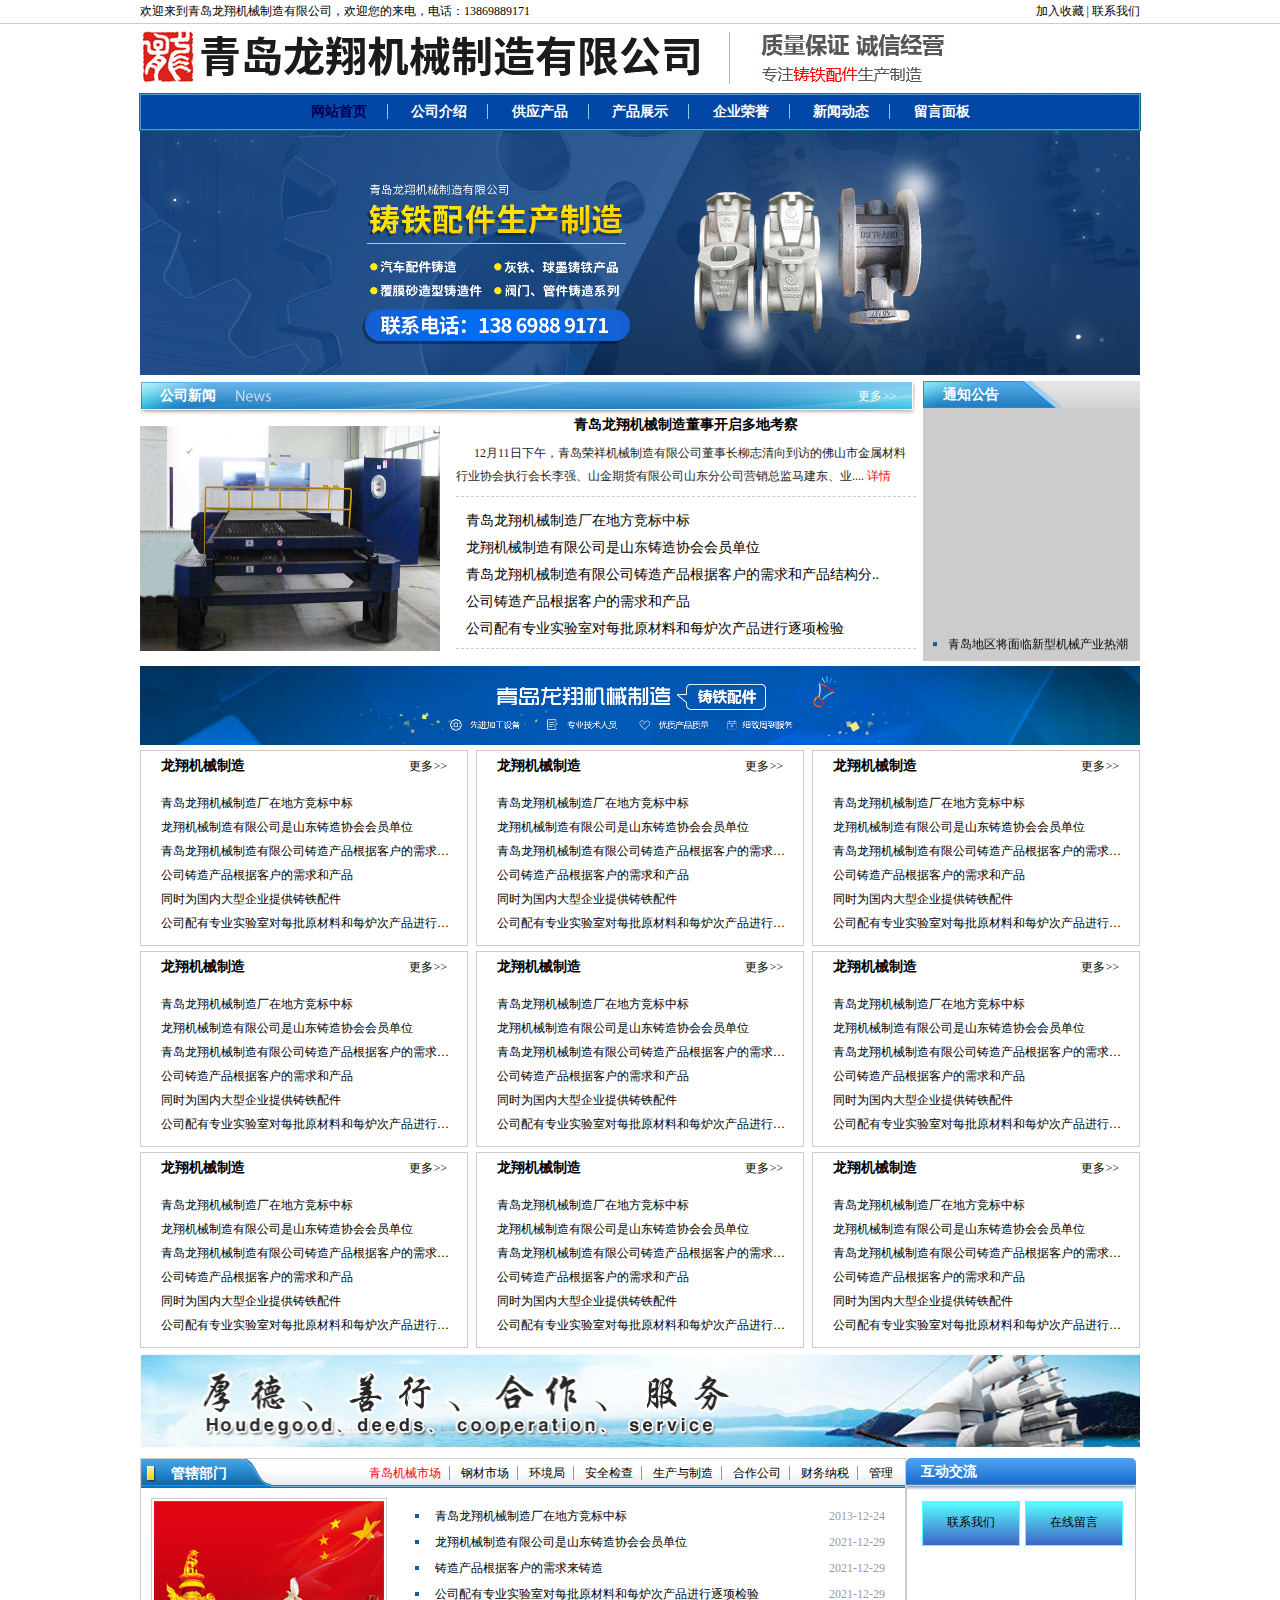
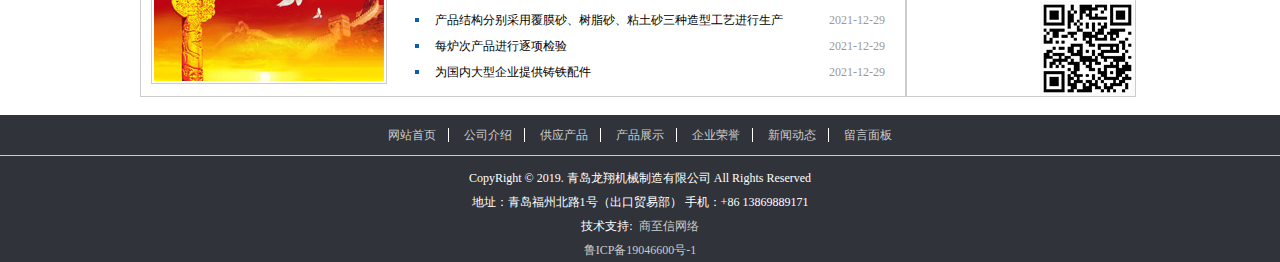
<file: 企业/js/index.html>
<!DOCTYPE html>
<html>
	<head>
		<meta charset="utf-8" />
		<title>青岛龙翔机械制造有限公司</title>
		<link rel="stylesheet" type="text/css" href="../css/index.css" />
	</head>
	<body>
		<header>
			<div class="head-top">
				<div class="timer">
					<span>欢迎来到青岛龙翔机械制造有限公司，欢迎您的来电，电话：13869889171</span>
					<div class="top-a">
						<a href="#">加入收藏</a>&nbsp;|
						<a href="#">联系我们</a>
					</div>
				</div>
			</div>
			<div class="logo ">
				<img src="../img/logo.jpg">
			</div>
			<div class="nav">
				<ul>
					<li id="web"><a href="index.html">网站首页</a></li>
					<li id="about"><a href="company.html">公司介绍</a></li>
					<li><a href="#">供应产品</a></li>
					<li><a href="show.html">产品展示</a></li>
					<li><a href="#">企业荣誉</a></li>
					<li><a href="#">新闻动态</a></li>
					<li style="border-right: none;"><a href="name.html">留言面板</a></li>
				</ul>
			</div>
			<div class="banner">
				<a href="#"><img class="banneres" src="../img/banner1.jpg"></a>
				<a href="#"><img class="banneres none" src="../img/banner2.jpg"></a>
				<a href="#"><img class="banneres none" src="../img/banner3.jpg"></a>
			</div>
			<script src="../css/banners.js"></script>
		</header>
		<tbody>
			<div class="backtop" id="backtop" onclick="Top()"><img src="../img/顶部.png"></div>
			<script src="../css/backtop.js"></script>
			<div class="main">
				<div class="news">
					<h2>公司新闻<div class="more"><a href="#">更多>></a></div>
					</h2>
					<div id="lunbo">
						<ul>
							<li><a href="#"><img src="../img/lb1.jpg"></a></li>
							<li><a href="#"><img src="../img/lb2.jpg"></a></li>
							<li><a href="#"><img src="../img/lb3.jpg"></a></li>
						</ul>
						<script src="../css/lunbos.js"></script>
					</div>
					<div class="center-new">
						<div class="center-new-top">
							<h3>青岛龙翔机械制造董事开启多地考察</h3>
							<p>&nbsp;&nbsp;&nbsp;&nbsp;&nbsp;&nbsp;12月11日下午，青岛荣祥机械制造有限公司董事长柳志清向到访的佛山市金属材料行业协会执行会长李强、山金期货有限公司山东分公司营销总监马建东、业....
								<a href="#">详情</a>
							</p>
						</div>
						<div class="center-main">
							<ul>
								<li><a href="#">青岛龙翔机械制造厂在地方竞标中标</a></li>
								<li><a href="#">龙翔机械制造有限公司是山东铸造协会会员单位</a></li>
								<li><a href="#">青岛龙翔机械制造有限公司铸造产品根据客户的需求和产品结构分..</a></li>
								<li><a href="#">公司铸造产品根据客户的需求和产品</a></li>
								<li><a href="#">公司配有专业实验室对每批原材料和每炉次产品进行逐项检验</a></li>
							</ul>
						</div>
					</div>
				</div>
				<div class="gundong">
					<h2><a href="#">通知公告</a></h2>
					<ul>
						<marquee onmousemove="this.stop()" onmouseout="this.start()" scrollamount="3" direction="up">
							<li><a href="#">青岛地区将面临新型机械产业热潮</a></li>
							<li><a href="#">"龙翔"商标被人恶意注册 </a></li>
							<li><a href="#">公司大型植保机首次出口非洲 </a></li>
							<li><a href="#">主要加工设备有：东芝大型立车、丰田卧式加工中心 </a></li>
							<li><a href="#">大型机械加工在进行生产的过程中主要是指从原材料制成产品的全部过程</a></li>
							<li><a href="#">龙翔机械制造厂主要以承接中大型机械零部件加工为主</a></li>
						</marquee>
					</ul>
				</div>
				<div class="blank"></div>
				<div class="add1">
					<img src="../img/ad1.jpg">
				</div>
				<div class="blank"></div>
				<div class="journalism">
					<div class="journalismes ">
						<h3><span><a href="#" class="more">更多>></a></span>龙翔机械制造</h3>
						<ul>
							<li><a href="#">青岛龙翔机械制造厂在地方竞标中标</a></li>
							<li><a href="#">龙翔机械制造有限公司是山东铸造协会会员单位</a></li>
							<li><a href="#">青岛龙翔机械制造有限公司铸造产品根据客户的需求和产品结构分别采用覆膜砂</a></li>
							<li><a href="#">公司铸造产品根据客户的需求和产品</a></li>
							<li><a href="#">同时为国内大型企业提供铸铁配件</a></li>
							<li><a href="#">公司配有专业实验室对每批原材料和每炉次产品进行逐项检验</a></li>
						</ul>
					</div>
					<div class="journalismes centers">
						<h3><span><a href="#" class="more">更多>></a></span>龙翔机械制造</h3>
						<ul>
							<li><a href="#">青岛龙翔机械制造厂在地方竞标中标</a></li>
							<li><a href="#">龙翔机械制造有限公司是山东铸造协会会员单位</a></li>
							<li><a href="#">青岛龙翔机械制造有限公司铸造产品根据客户的需求和产品结构分别采用覆膜砂</a></li>
							<li><a href="#">公司铸造产品根据客户的需求和产品</a></li>
							<li><a href="#">同时为国内大型企业提供铸铁配件</a></li>
							<li><a href="#">公司配有专业实验室对每批原材料和每炉次产品进行逐项检验</a></li>
						</ul>
					</div>
					<div class="journalismes">
						<h3><span><a href="#" class="more">更多>></a></span>龙翔机械制造</h3>
						<ul>
							<li><a href="#">青岛龙翔机械制造厂在地方竞标中标</a></li>
							<li><a href="#">龙翔机械制造有限公司是山东铸造协会会员单位</a></li>
							<li><a href="#">青岛龙翔机械制造有限公司铸造产品根据客户的需求和产品结构分别采用覆膜砂</a></li>
							<li><a href="#">公司铸造产品根据客户的需求和产品</a></li>
							<li><a href="#">同时为国内大型企业提供铸铁配件</a></li>
							<li><a href="#">公司配有专业实验室对每批原材料和每炉次产品进行逐项检验</a></li>
						</ul>
					</div>
				</div>
				<div class="blank"></div>
				<div class="journalism">
					<div class="journalismes">
						<h3><span><a href="#" class="more">更多>></a></span>龙翔机械制造</h3>
						<ul>
							<li><a href="#">青岛龙翔机械制造厂在地方竞标中标</a></li>
							<li><a href="#">龙翔机械制造有限公司是山东铸造协会会员单位</a></li>
							<li><a href="#">青岛龙翔机械制造有限公司铸造产品根据客户的需求和产品结构分别采用覆膜砂</a></li>
							<li><a href="#">公司铸造产品根据客户的需求和产品</a></li>
							<li><a href="#">同时为国内大型企业提供铸铁配件</a></li>
							<li><a href="#">公司配有专业实验室对每批原材料和每炉次产品进行逐项检验</a></li>
						</ul>
					</div>
					<div class="journalismes centers">
						<h3><span><a href="#" class="more">更多>></a></span>龙翔机械制造</h3>
						<ul>
							<li><a href="#">青岛龙翔机械制造厂在地方竞标中标</a></li>
							<li><a href="#">龙翔机械制造有限公司是山东铸造协会会员单位</a></li>
							<li><a href="#">青岛龙翔机械制造有限公司铸造产品根据客户的需求和产品结构分别采用覆膜砂</a></li>
							<li><a href="#">公司铸造产品根据客户的需求和产品</a></li>
							<li><a href="#">同时为国内大型企业提供铸铁配件</a></li>
							<li><a href="#">公司配有专业实验室对每批原材料和每炉次产品进行逐项检验</a></li>
						</ul>
					</div>
					<div class="journalismes ">
						<h3><span><a href="#" class="more">更多>></a></span>龙翔机械制造</h3>
						<ul>
							<li><a href="#">青岛龙翔机械制造厂在地方竞标中标</a></li>
							<li><a href="#">龙翔机械制造有限公司是山东铸造协会会员单位</a></li>
							<li><a href="#">青岛龙翔机械制造有限公司铸造产品根据客户的需求和产品结构分别采用覆膜砂</a></li>
							<li><a href="#">公司铸造产品根据客户的需求和产品</a></li>
							<li><a href="#">同时为国内大型企业提供铸铁配件</a></li>
							<li><a href="#">公司配有专业实验室对每批原材料和每炉次产品进行逐项检验</a></li>
						</ul>
					</div>
				</div>
				<div class="blank"></div>
				<div class="journalism">
					<div class="journalismes ">
						<h3><span><a href="#" class="more">更多>></a></span>龙翔机械制造</h3>
						<ul>
							<li><a href="#">青岛龙翔机械制造厂在地方竞标中标</a></li>
							<li><a href="#">龙翔机械制造有限公司是山东铸造协会会员单位</a></li>
							<li><a href="#">青岛龙翔机械制造有限公司铸造产品根据客户的需求和产品结构分别采用覆膜砂</a></li>
							<li><a href="#">公司铸造产品根据客户的需求和产品</a></li>
							<li><a href="#">同时为国内大型企业提供铸铁配件</a></li>
							<li><a href="#">公司配有专业实验室对每批原材料和每炉次产品进行逐项检验</a></li>
					</div>
					<div class="journalismes centers">
						<h3><span><a href="#" class="more">更多>></a></span>龙翔机械制造</h3>
						<ul>
							<li><a href="#">青岛龙翔机械制造厂在地方竞标中标</a></li>
							<li><a href="#">龙翔机械制造有限公司是山东铸造协会会员单位</a></li>
							<li><a href="#">青岛龙翔机械制造有限公司铸造产品根据客户的需求和产品结构分别采用覆膜砂</a></li>
							<li><a href="#">公司铸造产品根据客户的需求和产品</a></li>
							<li><a href="#">同时为国内大型企业提供铸铁配件</a></li>
							<li><a href="#">公司配有专业实验室对每批原材料和每炉次产品进行逐项检验</a></li>
						</ul>
					</div>
					<div class="journalismes right">
						<h3><span><a href="#" class="more">更多>></a></span>龙翔机械制造</h3>
						<ul>
							<li><a href="#">青岛龙翔机械制造厂在地方竞标中标</a></li>
							<li><a href="#">龙翔机械制造有限公司是山东铸造协会会员单位</a></li>
							<li><a href="#">青岛龙翔机械制造有限公司铸造产品根据客户的需求和产品结构分别采用覆膜砂</a></li>
							<li><a href="#">公司铸造产品根据客户的需求和产品</a></li>
							<li><a href="#">同时为国内大型企业提供铸铁配件</a></li>
							<li><a href="#">公司配有专业实验室对每批原材料和每炉次产品进行逐项检验</a></li>
						</ul>
					</div>
				</div>
				<div class="blank"></div>
				<div class="add2"><img src="../img/ad2.jpg"></div>
				<div class=" blank"></div>
				<div class="bottom">
					<div class="bottom-main">
						<div class="bottom-nav">
							<h3>管辖部门</h3>
							<ul>
								<li class="current"><a href="#">青岛机械市场</a></li>
								<li><a href="#">钢材市场</a></li>
								<li><a href="#">环境局</a></li>
								<li><a href="#">安全检查</a></li>
								<li><a href="#">生产与制造</a></li>
								<li><a href="#">合作公司</a></li>
								<li><a href="#">财务纳税</a></li>
								<li style="border-right: none;"><a href="#">管理</a></li>
							</ul>
						</div>
						<div class="content">
							<ul>
								<div class="content-img"> <img src="../img/newspic1.jpg"> </div>
								<div class="content-news">
									<ul>
										<li><a href="#">青岛龙翔机械制造厂在地方竞标中标</a><span>2013-12-24</span></li>
										<li><a href="#"><span>2021-12-29</span>龙翔机械制造有限公司是山东铸造协会会员单位</a></li>
										<li><a href="#"><span>2021-12-29</span>铸造产品根据客户的需求来铸造</a></li>
										<li><a href="#"><span>2021-12-29</span>公司配有专业实验室对每批原材料和每炉次产品进行逐项检验</a></li>
										<li><a href="#"><span>2021-12-29</span>产品结构分别采用覆膜砂、树脂砂、粘土砂三种造型工艺进行生产</a></li>
										<li><a href="#"><span>2021-12-29</span>每炉次产品进行逐项检验</a></li>
										<li><a href="#"><span>2021-12-29</span>为国内大型企业提供铸铁配件</a></li>
									</ul>
								</div>
							</ul>
						</div>
					</div>
					<div class="bottom-right">
						<h3>互动交流</h3>
						<ul>
							<li><a href="#">联系我们</a></li>
							<li><a href="#">在线留言</a></li>
						</ul>
					</div>
				</div>
				<div class="blank"></div>
			</div>
		</tbody>
		<tfoot>
			<div class="fotter">
				<div class="foot-nav">
					<ul>
						<li><a href="index.html">网站首页</a></li>
						<li><a href="company.html">公司介绍</a></li>
						<li><a href="#">供应产品</a></li>
						<li><a href="show.html">产品展示</a></li>
						<li><a href="#">企业荣誉</a></li>
						<li><a href="#">新闻动态</a></li>
						<li style="border-right: none;"><a href="name.html">留言面板</a></li>
					</ul>
				</div>
				<div class="foot-content">
					<div class="foot-font">
						<p>CopyRight © 2019. 青岛龙翔机械制造有限公司 All Rights Reserved </p>
						<p>地址：青岛福州北路1号（出口贸易部） 手机：+86 13869889171</p>
						<p>技术支持:<a href="#"> &nbsp;商至信网络</a></p>
						<p><a href="#">鲁ICP备19046600号-1</a></p>
					</div>
				</div>
			</div>
		</tfoot>
	</body>
</html>
</file>
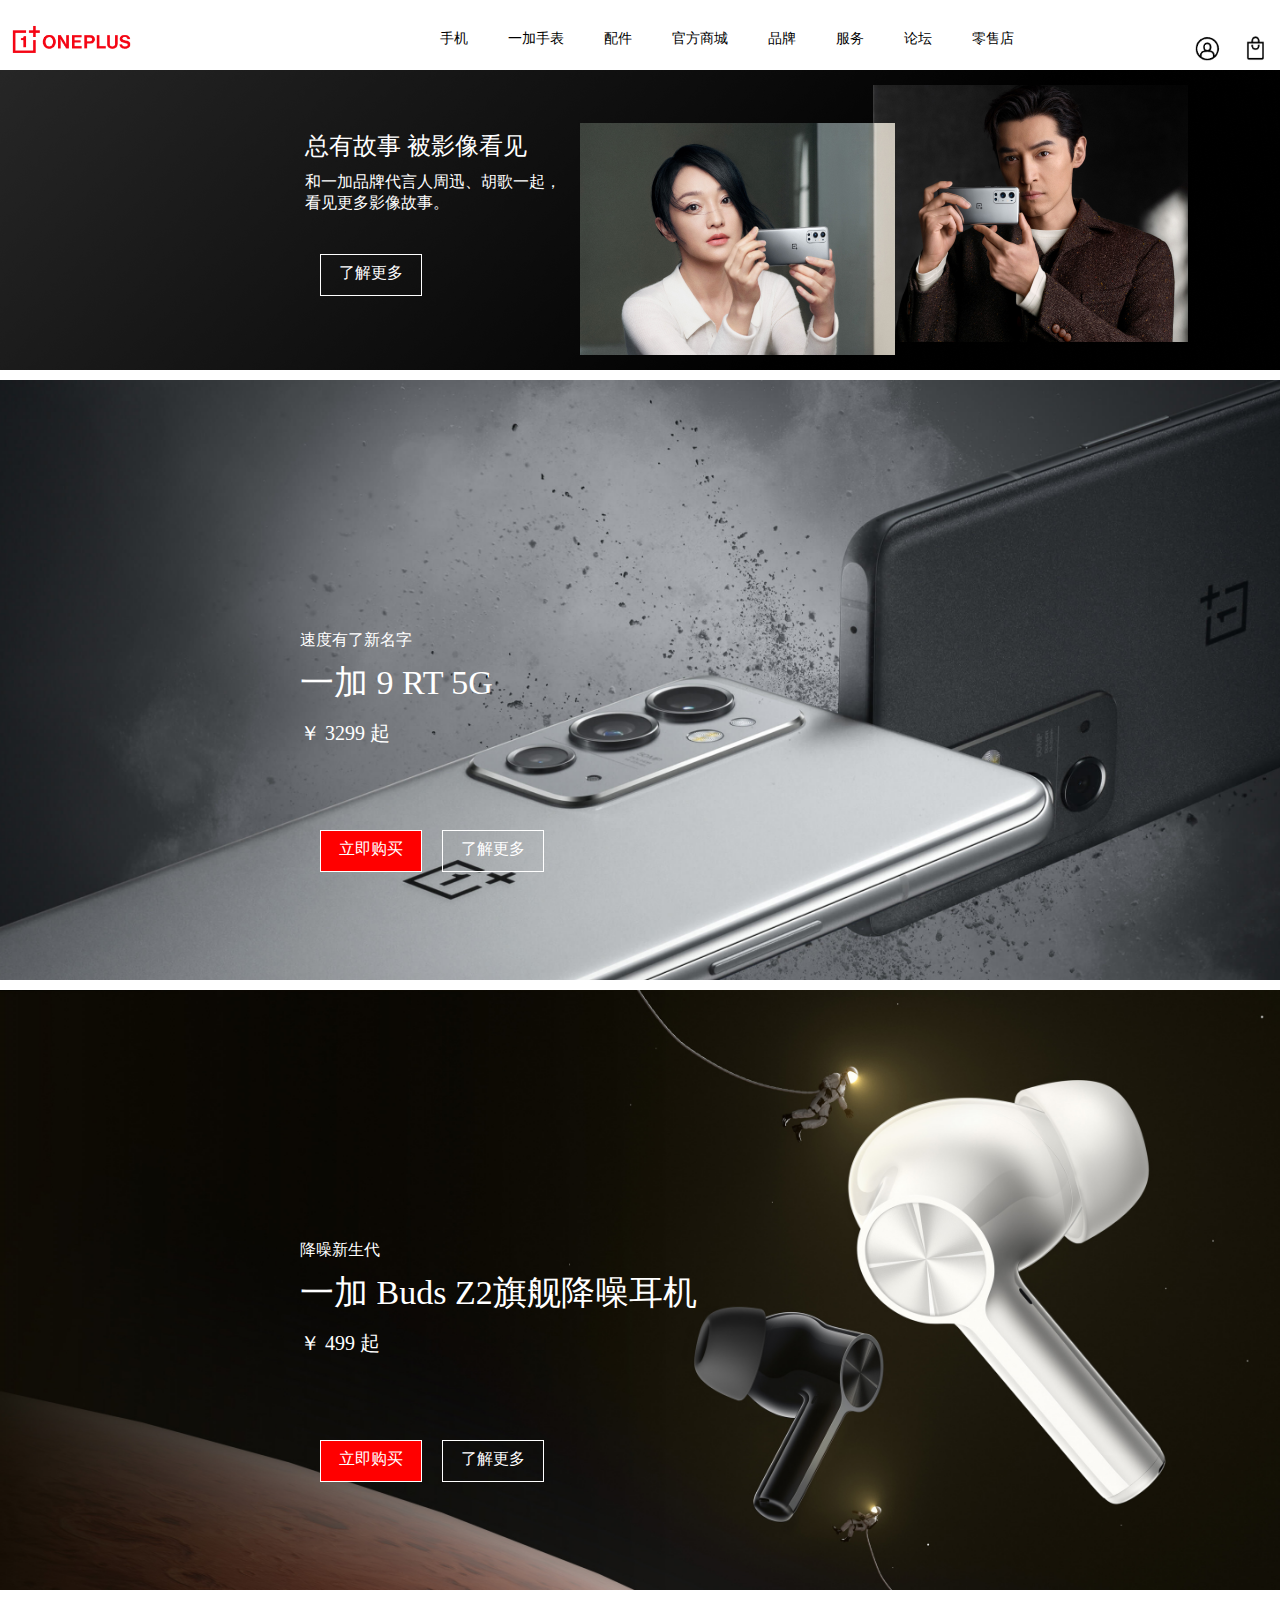
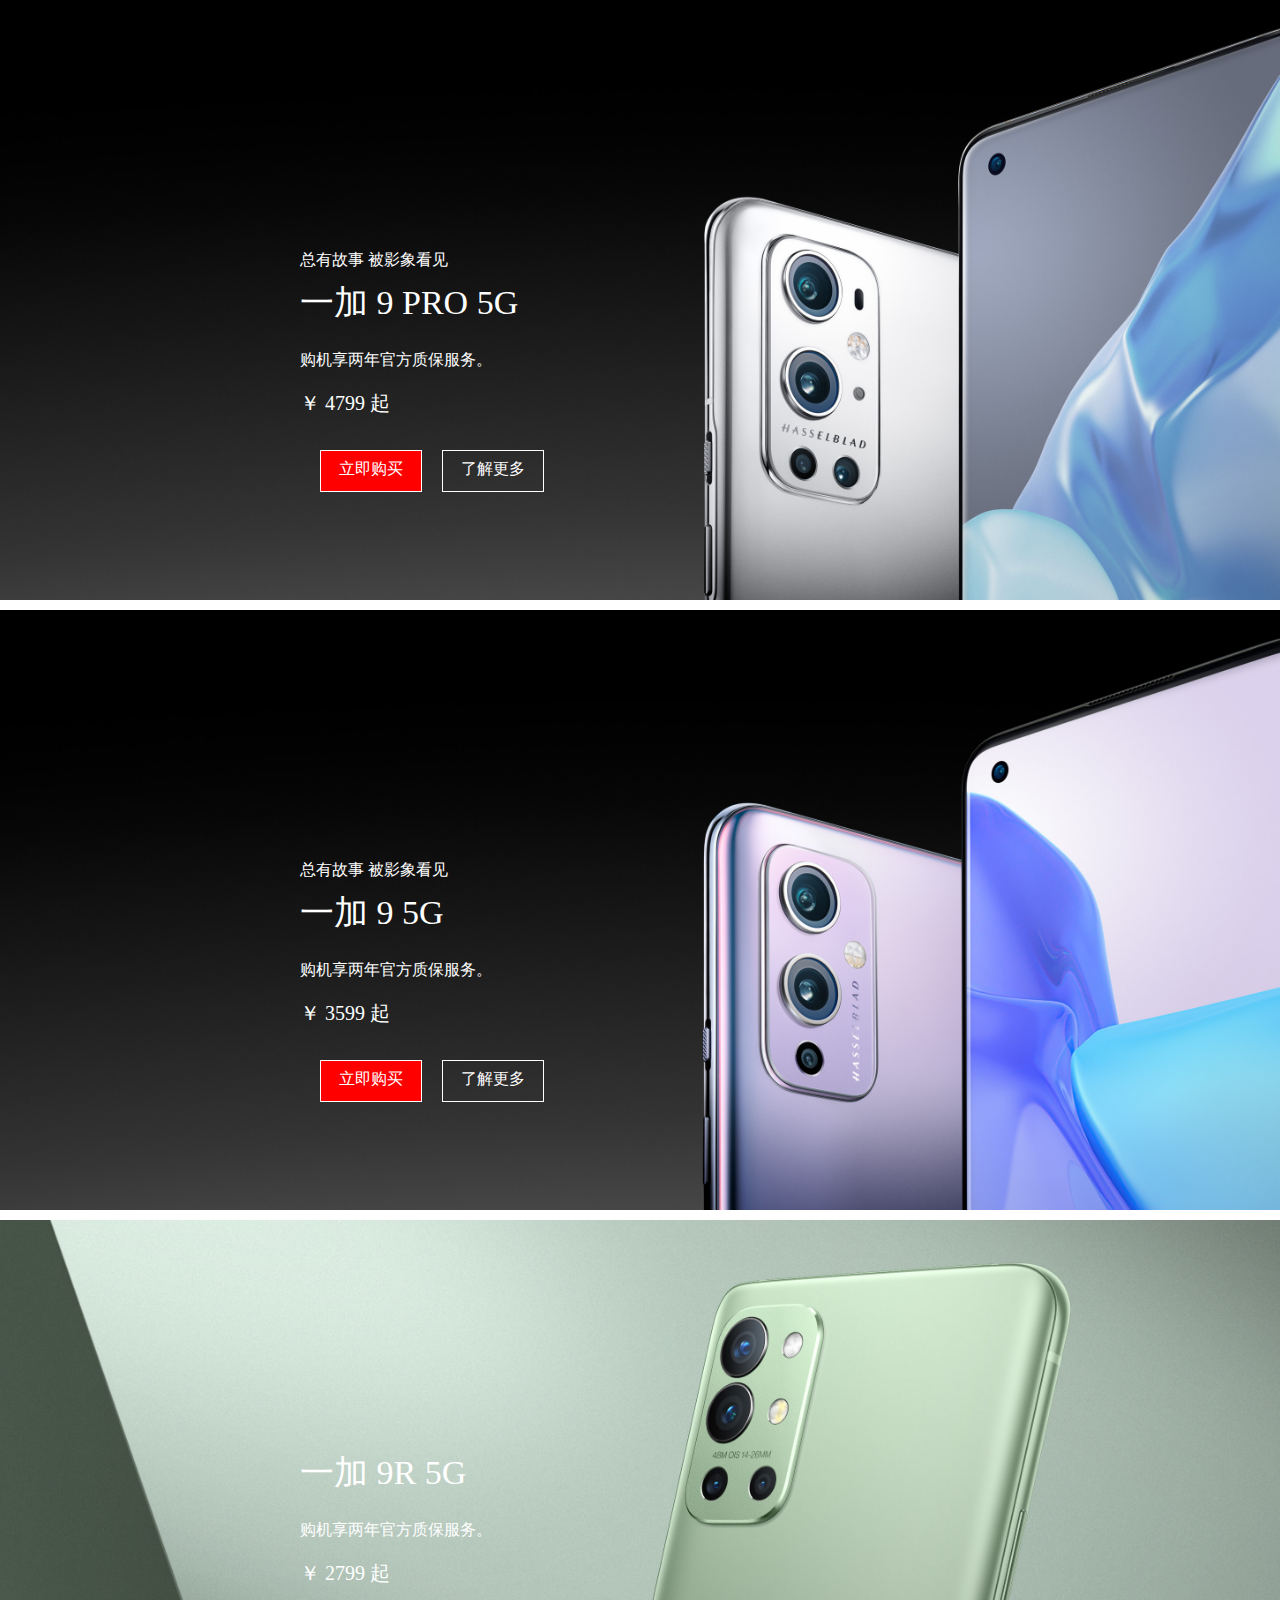
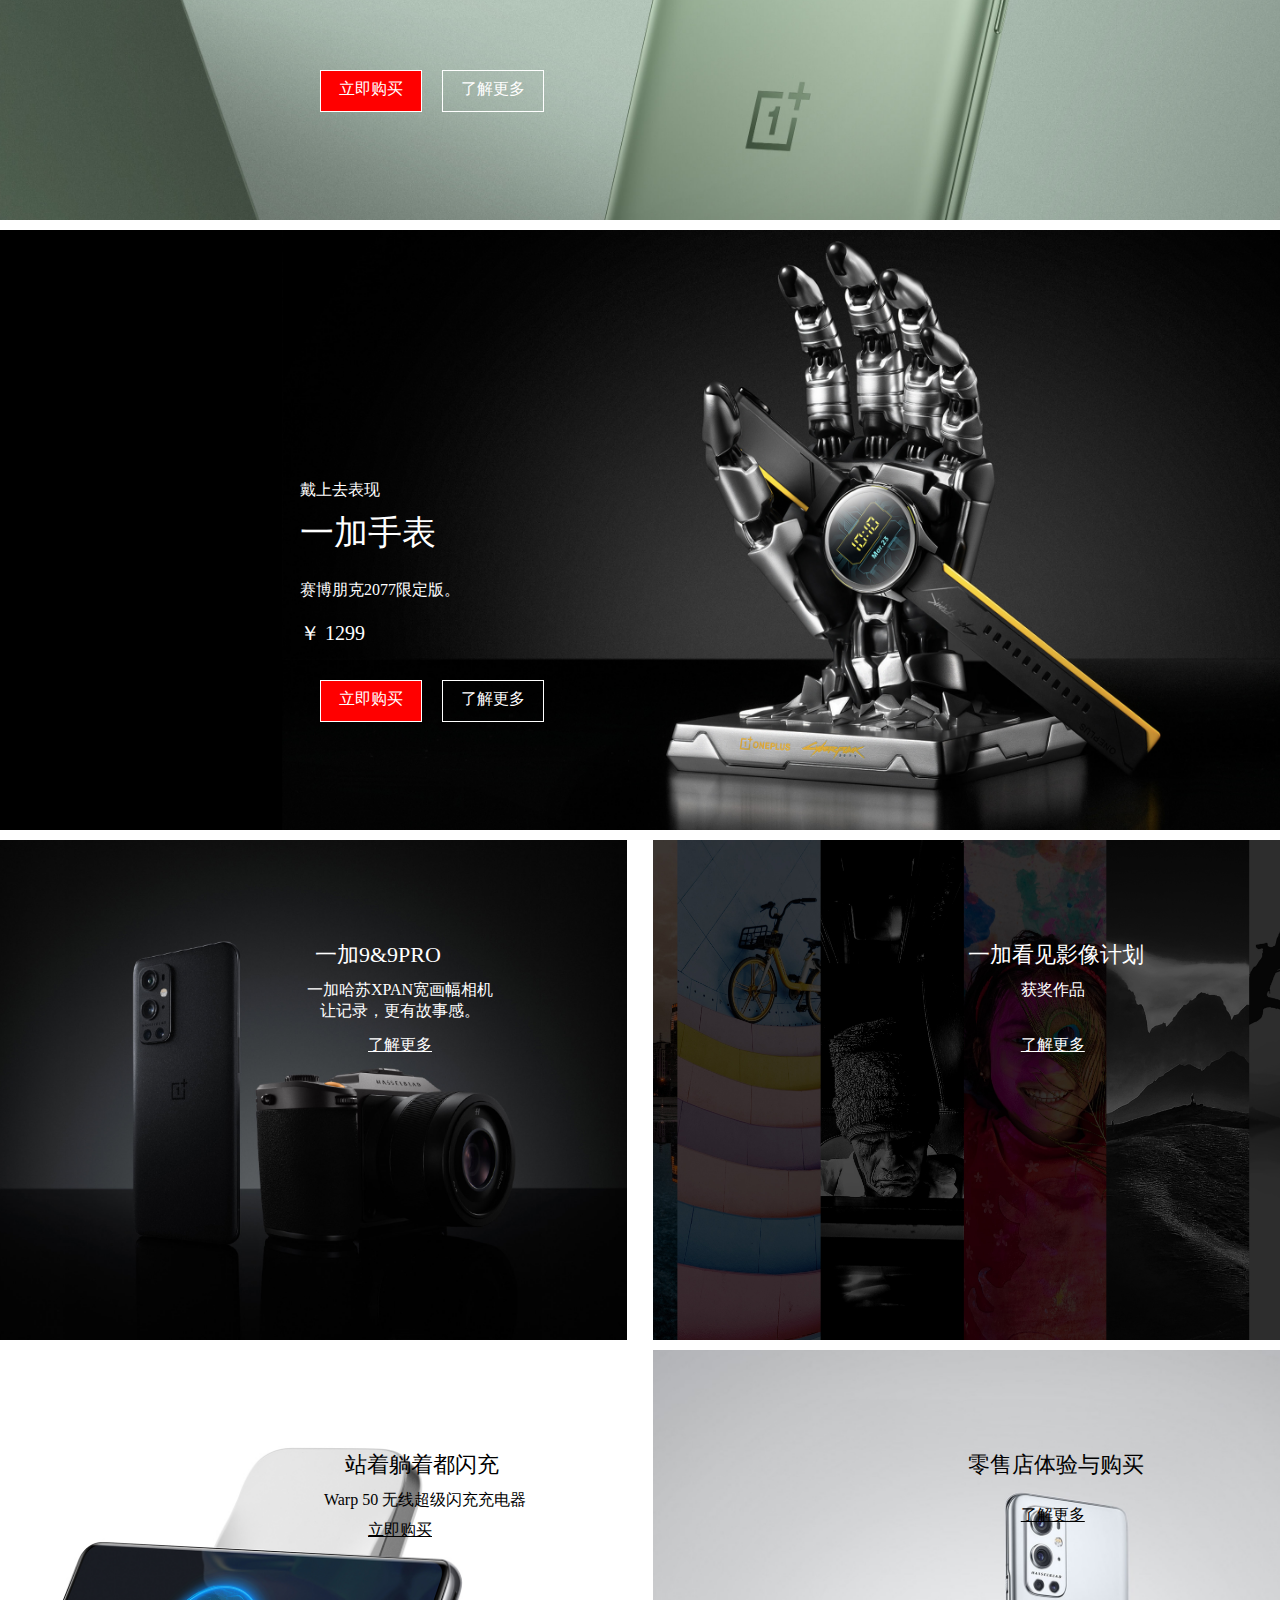
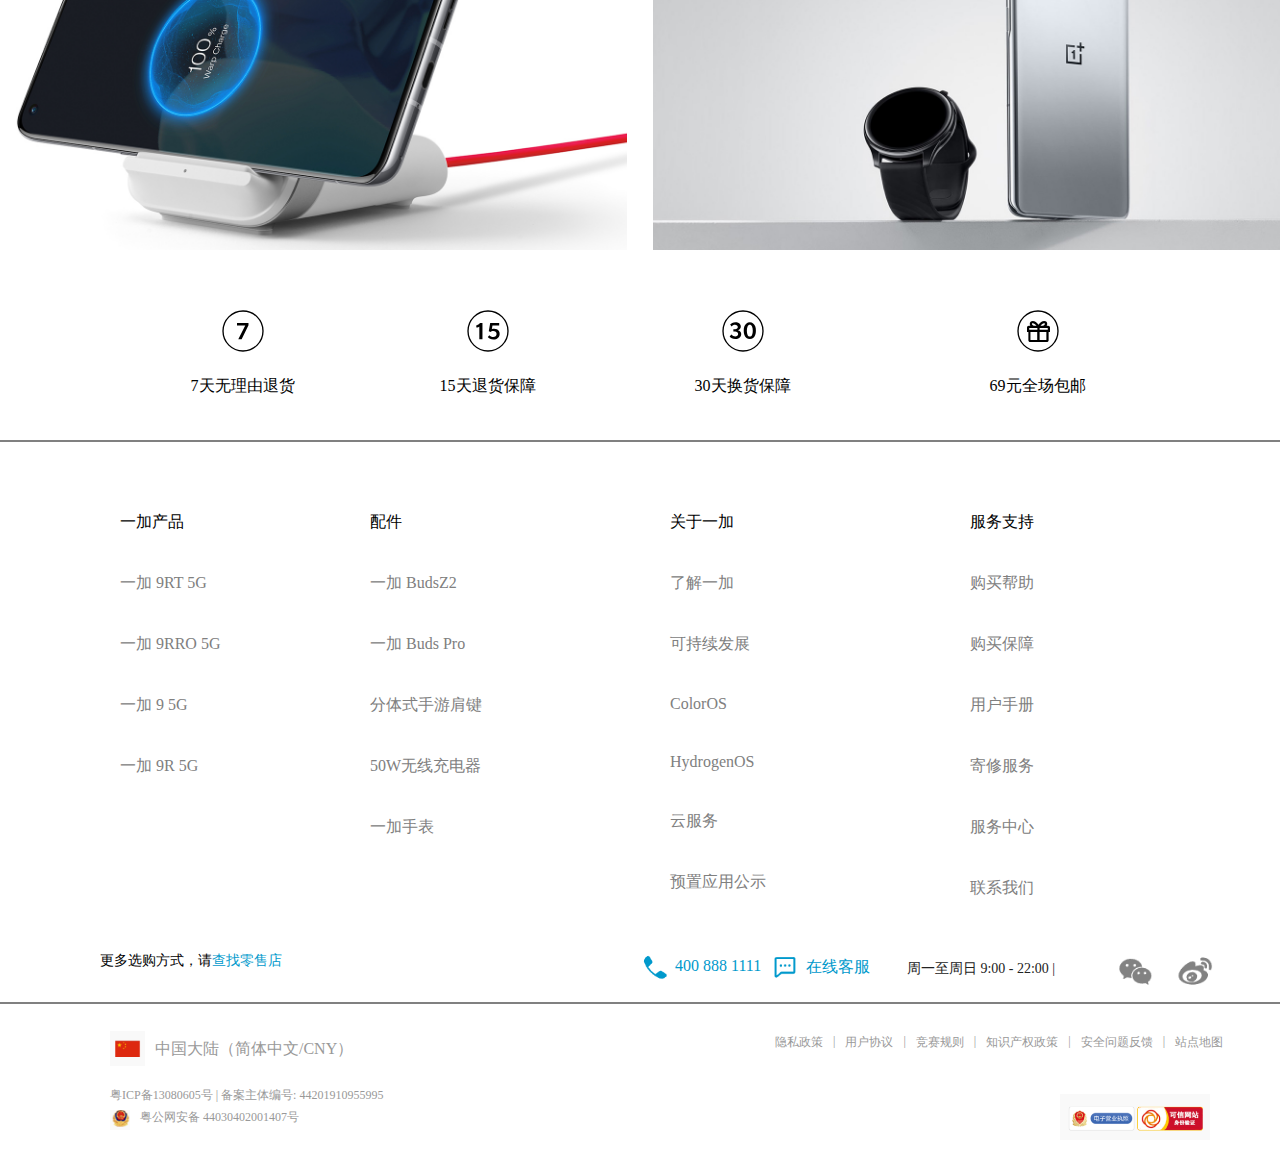
<file: 手机官网/oneplus/index.html>
<!DOCTYPE html>
<html>
	<head>
		<meta charset="utf-8">
		<title>一加手机官网-一加9RT 5G，速度有了新的名字</title>
		<link rel="stylesheet" type="text/css" href="./index.css" />
	</head>
	<body>
		<div class="header">
			<img src="../images/logo.png" class="logo">
			<div class="daohang">
				<div class="wenzi1">手机</div>
				<div class="wenzi1">一加手表</div>
				<div class="wenzi1">配件</div>
				<div class="wenzi1">官方商城</div>
				<div class="wenzi1">品牌</div>
				<div class="wenzi1">服务</div>
				<div class="wenzi1">论坛</div>
				<div class="wenzi1">零售店</div>
			</div>
			<div class="logo1">
				<a href="login.html"><img src="../images/logo1.png"></a>
				<a href="#"><img src="../images/logo2.png"></a>
			</div>
		</div>

		<div class="box1">
			<div class="wz">
				<div class="wenzi2">总有故事 被影像看见</div>
				<div class="wenzi3">和一加品牌代言人周迅、胡歌一起，看见更多影像故事。</div>
				<div class="wenzi4">了解更多</div>
			</div>
		</div>
		<div class="box2">
			<div class="wz1">
				<div class="wenzi5">速度有了新名字</div>
				<div class="wenzi6">一加 9 RT 5G</div>
				<div class="wenzi7">￥ 3299 起</div>
			</div>
			<div class="wz2">
				<div class="wenzi8">立即购买</div>
				<div class="wenzi9">了解更多</div>
			</div>
		</div>
		<div class="box3">
			<div class="wz3">
				<div class="wenzi5">降噪新生代</div>
				<div class="wenzi6">一加 Buds Z2旗舰降噪耳机</div>
				<div class="wenzi7">￥ 499 起</div>
			</div>
			<div class="wz4">
				<div class="wenzi8">立即购买</div>
				<div class="wenzi9">了解更多</div>
			</div>
		</div>
		<div class="box4">
			<div class="wz5">
				<div class="wenzi5">总有故事 被影象看见</div>
				<div class="wenzi6">一加 9 PRO 5G</div>
				<div class="wenzi5">购机享两年官方质保服务。</div>
				<div class="wenzi7">￥ 4799 起</div>
			</div>
			<div class="wz6">
				<div class="wenzi8">立即购买</div>
				<div class="wenzi9">了解更多</div>
			</div>
		</div>
		<div class="box5">
			<div class="wz5">
				<div class="wenzi5">总有故事 被影象看见</div>
				<div class="wenzi6">一加 9 5G</div>
				<div class="wenzi5">购机享两年官方质保服务。</div>
				<div class="wenzi7">￥ 3599 起</div>
			</div>
			<div class="wz6">
				<div class="wenzi8">立即购买</div>
				<div class="wenzi9">了解更多</div>
			</div>
		</div>
		<div class="box6">
			<div class="wz3">
				<div class="wenzi6">一加 9R 5G</div>
				<div class="wenzi5">购机享两年官方质保服务。</div>
				<div class="wenzi7">￥ 2799 起</div>
			</div>
			<div class="wz4">
				<div class="wenzi8">立即购买</div>
				<div class="wenzi9">了解更多</div>
			</div>
		</div>
		<div class="box7">
			<div class="wz5">
				<div class="wenzi5">戴上去表现</div>
				<div class="wenzi6">一加手表</div>
				<div class="wenzi5">赛博朋克2077限定版。</div>
				<div class="wenzi7">￥ 1299 </div>
			</div>
			<div class="wz6">
				<div class="wenzi8">立即购买</div>
				<div class="wenzi9">了解更多</div>
			</div>
		</div>
		<div class="box8">
			<div class="box8-1">
				<div class="wz7">
					<div class="wenzi10">一加9&9PRO</div>
					<div class="wenzi11">一加哈苏XPAN宽画幅相机让记录，更有故事感。</div>
					<div class="wenzi12">了解更多</div>
				</div>
			</div>
			<div class="box8-2">
				<div class="wz8">
					<div class="wenzi10">一加看见影像计划</div>
					<div class="wenzi11">获奖作品</div>
					<div class="wenzi12">了解更多</div>
				</div>
			</div>
		</div>
		<div class="box9">
			<div class="box9-1">
				<div class="wz9">
					<div class="wenzi10">站着躺着都闪充</div>
					<div class="wenzi11">Warp 50 无线超级闪充充电器</div>
					<div class="wenzi12">立即购买</div>
				</div>
			</div>
			<div class="box9-2">
				<div class="wz10">
					<div class="wenzi10">零售店体验与购买</div>
					<div class="wenzi12">了解更多</div>
				</div>
			</div>
		</div>
		<div class="box10">
			<div class="box10-1">
				<img src="../images/icon-1.svg">
				<div class="wenzi13">7天无理由退货</div>
			</div>
			<div class="box10-2">
				<img src="../images/icon-2.svg">
				<div class="wenzi13">15天退货保障</div>
			</div>
			<div class="box10-3">
				<img src="../images/icon-3.svg">
				<div class="wenzi13">30天换货保障</div>
			</div>
			<div class="box10-4">
				<img src="../images/icon-4.svg">
				<div class="wenzi13">69元全场包邮</div>
			</div>
		</div>
		<div class="box11">
			<ul class="oneplus1 oneplus">
				<li>一加产品</li>
				<li>一加 9RT 5G</li>
				<li>一加 9RRO 5G</li>
				<li>一加 9 5G</li>
				<li>一加 9R 5G</li>
			</ul>
			<ul class="oneplus2 oneplus">
				<li>配件</li>
				<li>一加 BudsZ2</li>
				<li>一加 Buds Pro</li>
				<li>分体式手游肩键</li>
				<li>50W无线充电器</li>
				<li>一加手表</li>
			</ul>
			<ul class="oneplus3 oneplus">
				<li>关于一加</li>
				<li>了解一加</li>
				<li>可持续发展</li>
				<li>ColorOS</li>
				<li>HydrogenOS</li>
				<li>云服务</li>
				<li>预置应用公示</li>
			</ul>
			<ul class="oneplus4 oneplus">
				<li>服务支持</li>
				<li>购买帮助</li>
				<li>购买保障</li>
				<li>用户手册</li>
				<li>寄修服务</li>
				<li>服务中心</li>
				<li>联系我们</li>
			</ul>
		</div>
		<div class="box12">
			<div class="box12-1">
				<div class="wenzi14">更多选购方式，请</div>
				<div class="wenzi15">查找零售店</div>
			</div>
			<div class="box12-2">
				<div class="tupian1">
					<img src="../images/call.png">
					<div class="shuzi">400 888 1111</div>
					<img src="../images/ms.png">
					<div class="shuzi">在线客服</div>
				</div>
				<div class="time">
					<div class="time1">周一至周日 9:00 - 22:00 |</div>
				</div>
				<div class="tubiao">
					<div class="tupian2">
						<img src="../images/wechat.png">
						<div class="QR"></div>
					</div>
					<div class="tupian2">
						<img src="../images/weibo.png">
					</div>
				</div>
			</div>
		</div>
		<div class="footer">
			<div class="footer1">
				<img src="../images/f1.png">
				<div class="f1">
					中国大陆（简体中文/CNY）
				</div>
			</div>
			<div class="footer2">
				<div class="f2">粤ICP备13080605号 | 备案主体编号: 44201910955995</div>
				<img src="../images/f2.png">
				<div class="f3">粤公网安备 44030402001407号</div>
			</div>
			<div class="footer3">
				<ul>
					<li>隐私政策</li>
					<li>|</li>
					<li>用户协议</li>
					<li>|</li>
					<li>竞赛规则</li>
					<li>|</li>
					<li>知识产权政策</li>
					<li>|</li>
					<li>安全问题反馈</li>
					<li>|</li>
					<li>站点地图</li>
				</ul>
			</div>
			<div class="footer4">
				<div class="f4">
					<img src="../images/f4.png">
				</div>
			</div>
		</div>

	</body>
</html>
</file>
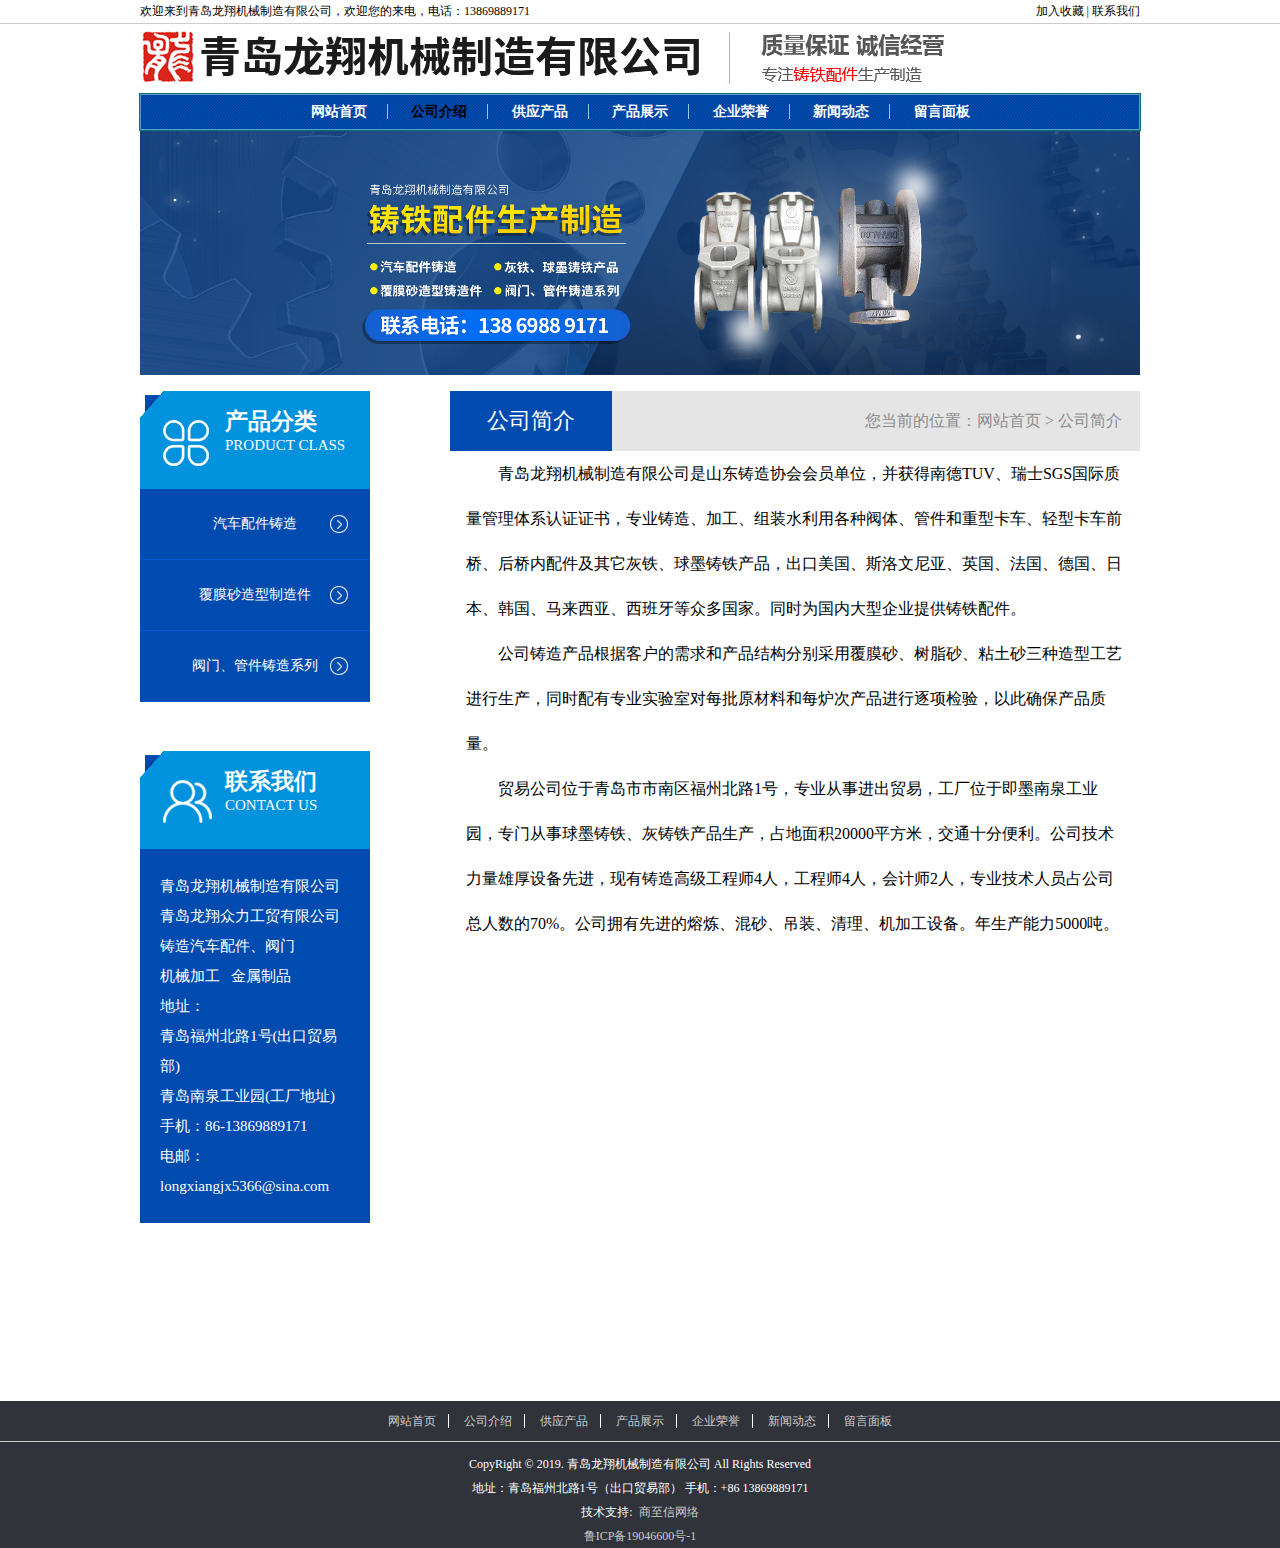
<file: 企业/js/company.html>
<!DOCTYPE html>
<html>
	<head>
		<meta charset="utf-8">
		<title>公司介绍-青岛龙翔机械制造有限公司</title>
		<link rel="stylesheet" type="text/css" href="../css/company.css" />
	</head>
	<body>
		<header>
			<div class="head-top">
				<div class="timer">
					<span>欢迎来到青岛龙翔机械制造有限公司，欢迎您的来电，电话：13869889171</span>
					<div class="top-a">
						<a href="#">加入收藏</a>&nbsp;|
						<a href="#">联系我们</a>
					</div>
				</div>
			</div>
			<div class="logo ">
				<img src="../img/logo.jpg">
			</div>
			<div class="nav">
				<ul>
					<li id="web"><a href="index.html">网站首页</a></li>
					<li id="about"><a href="company.html">公司介绍</a></li>
					<li><a href="#">供应产品</a></li>
					<li id="show"><a href="show.html">产品展示</a></li>
					<li><a href="#">企业荣誉</a></li>
					<li><a href="#">新闻动态</a></li>
					<li style="border-right: none;"><a href="name.html">留言面板</a></li>
				</ul>
			</div>
			<div class="banner">
				<a href="#"><img class="banneres" src="../img/banner1.jpg"></a>
				<a href="#"><img class="banneres none" src="../img/banner2.jpg"></a>
				<a href="#"><img class="banneres none" src="../img/banner3.jpg"></a>
			</div>
			<script src="../css/banners.js"></script>
		</header>
		<div id="tbody">
			<div class="backtop" id="backtop" onclick="Top()"><img src="../img/顶部.png" ></div>
			<script src="../css/backtop.js" ></script>
			<div class="company-news">
				<div class="news-nav">
					<div class="news-navl-1">
						<div class="news-navl-1-top">
							<h2>产品分类</h2>
							<p>PRODUCT CLASS</p>
						</div>
						<div class="news-navl-2">
							<ul>
								<li>
									<a href="#">汽车配件铸造</a>
								</li>
								<li>
									<a href="#">覆膜砂造型制造件</a>
								</li>
								<li>
									<a href="#">阀门、管件铸造系列</a>
								</li>
							</ul>
						</div>
					</div>
					<div class="news-navl-3">
						<div class="news-navl-3-top">
							<h2>联系我们</h2>
							<p>CONTACT US</p>
						</div>
						<div class="news-navl-4">
							<p>青岛龙翔机械制造有限公司</p>
							<p>青岛龙翔众力工贸有限公司</p>
							<p>铸造汽车配件、阀门 &nbsp;&nbsp;</p>
							<p>机械加工 &nbsp; 金属制品 &nbsp;</p>
							<p>地址：</p>
							<p>青岛福州北路1号(出口贸易部)</p>
							<p>青岛南泉工业园(工厂地址)</p>
							<p>手机：86-13869889171</p>
							<p>电邮：longxiangjx5366@sina.com</p>
						</div>
					</div>
				</div>
				<div class="news-main">
					<div class="news-main-top">
						<div class="companynews">
							公司简介
						</div>
						<div class="place">您当前的位置：网站首页&nbsp;&gt;&nbsp;公司简介</div>
					</div>
					<div class="cnews">
						<p> &nbsp;&nbsp;&nbsp;&nbsp;&nbsp;&nbsp;&nbsp;&nbsp;青岛龙翔机械制造有限公司是山东铸造协会会员单位，并获得南德TUV、瑞士SGS国际质量管理体系认证证书，专业铸造、加工、组装水利用各种阀体、管件和重型卡车、轻型卡车前桥、后桥内配件及其它灰铁、球墨铸铁产品，出口美国、斯洛文尼亚、英国、法国、德国、日本、韩国、马来西亚、西班牙等众多国家。同时为国内大型企业提供铸铁配件。</p>
						<p> &nbsp;&nbsp;&nbsp;&nbsp;&nbsp;&nbsp;&nbsp;&nbsp;公司铸造产品根据客户的需求和产品结构分别采用覆膜砂、树脂砂、粘土砂三种造型工艺进行生产，同时配有专业实验室对每批原材料和每炉次产品进行逐项检验，以此确保产品质量。</p>
						<p> &nbsp;&nbsp;&nbsp;&nbsp;&nbsp;&nbsp;&nbsp;&nbsp;贸易公司位于青岛市市南区福州北路1号，专业从事进出贸易，工厂位于即墨南泉工业园，专门从事球墨铸铁、灰铸铁产品生产，占地面积20000平方米，交通十分便利。公司技术力量雄厚设备先进，现有铸造高级工程师4人，工程师4人，会计师2人，专业技术人员占公司总人数的70%。公司拥有先进的熔炼、混砂、吊装、清理、机加工设备。年生产能力5000吨。</p>
					</div>
				</div>
			</div>
		</div>
		<tfoot>
			<div class="fotter">
				<div class="foot-nav">
					<ul>
						<li><a href="index.html">网站首页</a></li>
						<li><a href="company.html">公司介绍</a></li>
						<li><a href="#">供应产品</a></li>
						<li><a href="show.html">产品展示</a></li>
						<li><a href="#">企业荣誉</a></li>
						<li><a href="#">新闻动态</a></li>
						<li style="border-right: none;"><a href="name.html">留言面板</a></li>
					</ul>
				</div>
				<div class="foot-content">
					<div class="foot-font">
						<p>CopyRight © 2019. 青岛龙翔机械制造有限公司 All Rights Reserved </p>
						<p>地址：青岛福州北路1号（出口贸易部） 手机：+86 13869889171</p>
						<p>技术支持:<a href="#"> &nbsp;商至信网络</a></p>
						<p><a href="#">鲁ICP备19046600号-1</a></p>
					</div>
				</div>
			</div>
		</tfoot>
	</body>
</html>
</file>
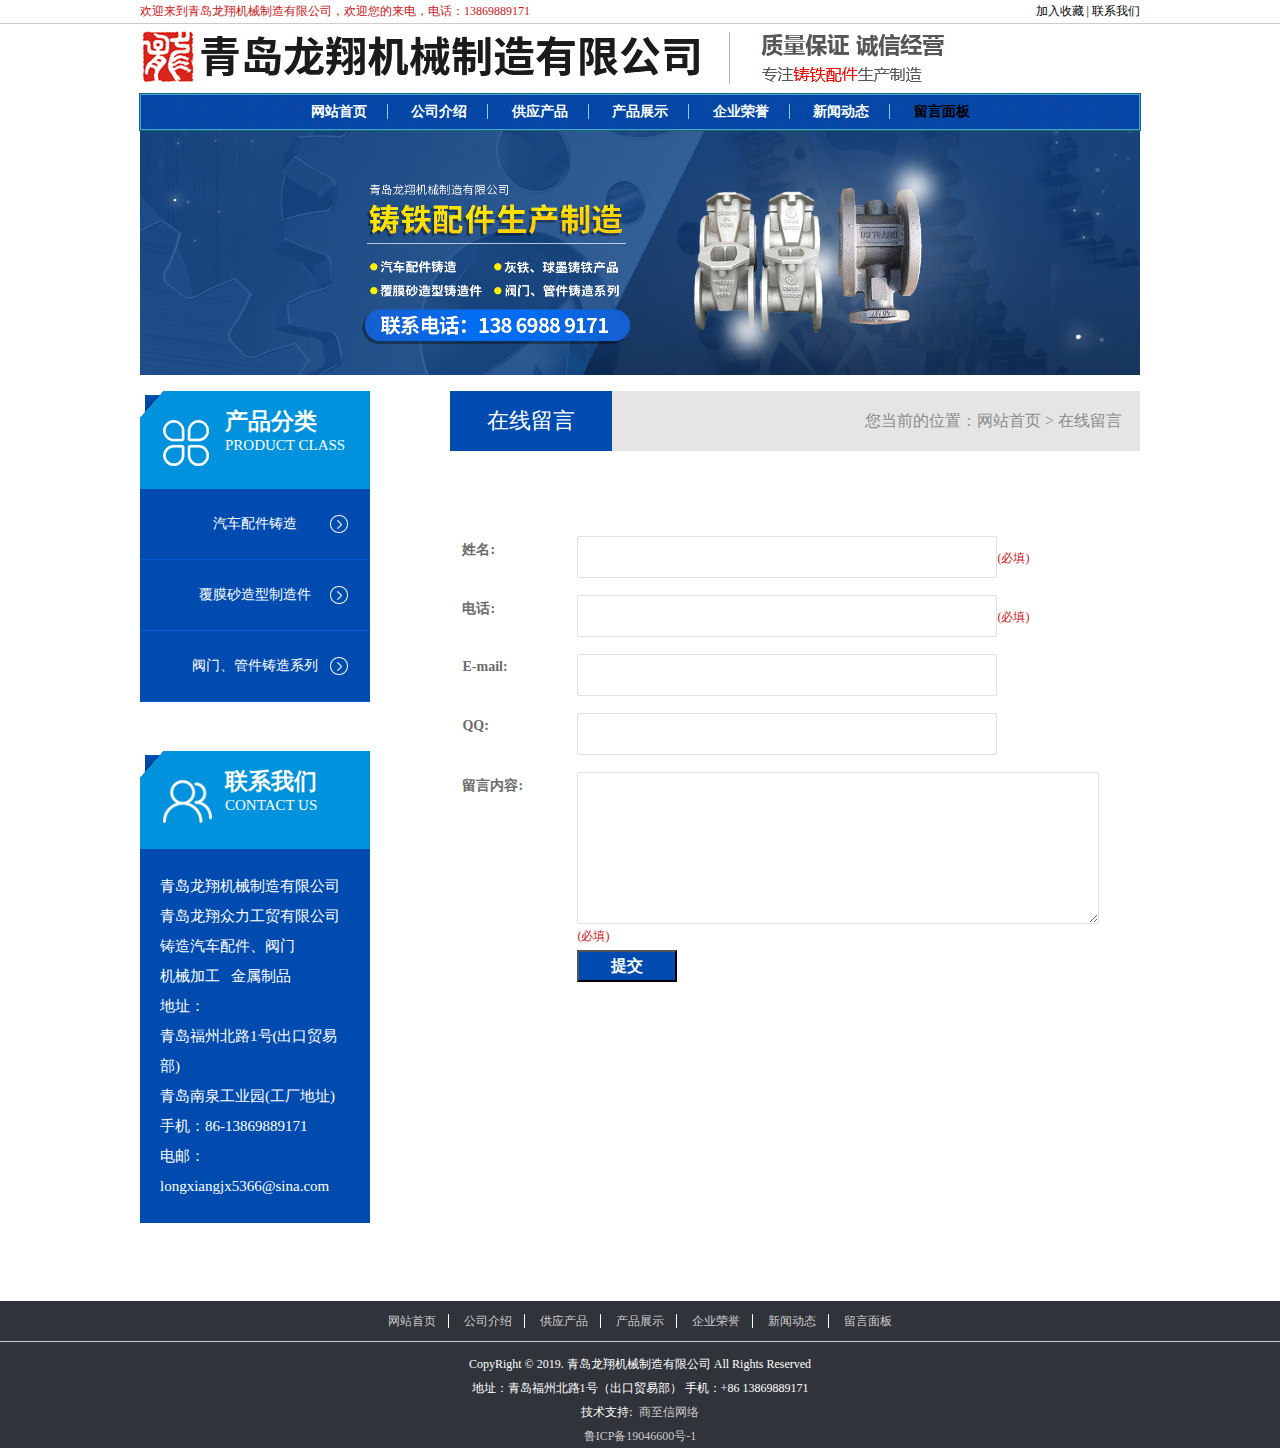
<file: 企业/js/name.html>
<!DOCTYPE html>
<html>
	<head>
		<meta charset="utf-8">
		<title>在线留言-青岛龙翔机械制造有限公司</title>
		<link rel="stylesheet" type="text/css" href="../css/name.css" />
	</head>
	<body>
		<header>
			<div class="head-top">
				<div class="timer">
					<span>欢迎来到青岛龙翔机械制造有限公司，欢迎您的来电，电话：13869889171</span>
					<div class="top-a">
						<a href="#">加入收藏</a>&nbsp;|
						<a href="#">联系我们</a>
					</div>
				</div>
			</div>
			<div class="logo ">
				<img src="../img/logo.jpg">
			</div>
			<div class="nav">
				<ul>
					<li id="web"><a href="index.html">网站首页</a></li>
					<li id="about"><a href="company.html">公司介绍</a></li>
					<li><a href="#">供应产品</a></li>
					<li id="show"><a href="show.html">产品展示</a></li>
					<li><a href="#">企业荣誉</a></li>
					<li><a href="#">新闻动态</a></li>
					<li style="border-right: none;"><a href="#" id="names">留言面板</a></li>
				</ul>
			</div>
			<div class="banner">
				<a href="#"><img class="banneres" src="../img/banner1.jpg"></a>
				<a href="#"><img class="banneres none" src="../img/banner2.jpg"></a>
				<a href="#"><img class="banneres none" src="../img/banner3.jpg"></a>
			</div>
			<script src="../css/banners.js"></script>
		</header>
		<div class="backtop" id="backtop" onclick="Top()"><img src="../img/顶部.png" ></div>
		<script src="../css/backtop.js" ></script>
		<div class="mains">
			<div class="news-nav">
				<div class="news-navl-1">
					<div class="news-navl-1-top">
						<h2>产品分类</h2>
						<p>PRODUCT CLASS</p>
					</div>
					<div class="news-navl-2">
						<ul>
							<li>
								<a href="#">汽车配件铸造</a>
							</li>
							<li>
								<a href="#">覆膜砂造型制造件</a>
							</li>
							<li>
								<a href="#">阀门、管件铸造系列</a>
							</li>
						</ul>
					</div>
				</div>
				<div class="news-navl-3">
					<div class="news-navl-3-top">
						<h2>联系我们</h2>
						<p>CONTACT US</p>
					</div>
					<div class="news-navl-4">
						<p>青岛龙翔机械制造有限公司</p>
						<p>青岛龙翔众力工贸有限公司</p>
						<p>铸造汽车配件、阀门 &nbsp;&nbsp;</p>
						<p>机械加工 &nbsp; 金属制品 &nbsp;</p>
						<p>地址：</p>
						<p>青岛福州北路1号(出口贸易部)</p>
						<p>青岛南泉工业园(工厂地址)</p>
						<p>手机：86-13869889171</p>
						<p>电邮：longxiangjx5366@sina.com</p>
					</div>
				</div>
			</div>
			<div class="news-r">
				<div class="news-r-l">
					在线留言
				</div>
				<div class="place">您当前的位置：网站首页&nbsp;&gt;&nbsp;在线留言</div>
				<div class="news-r-main">
					<form id="forms" method="post">
						<table width="100%" cellspacing="5" cellpadding="5">
							<tbody>
								<tr>
									<td class="mainsr">姓名:</td>
									<td><input type="text" id="text1" value="" /><span>(必填)</span></td>
								</tr>
								<tr>
									<td class="mainsr">电话:</td>
									<td><input type="tel" id="text1" value="" /><span>(必填)</span></td>
								</tr>
								<tr>
									<td class="mainsr">E-mail:</td>
									<td><input type="email" id="text1" value="" /></td>
								</tr>
								<tr>
									<td class="mainsr">QQ:</td>
									<td><input type="tel" id="text1" value="" /></td>
								</tr>
								<tr>
									<td class="mainsr">留言内容:</td>
									<td><textarea id="text-bottom" cols="80" rows="10"></textarea>
										<p style="color: #cc1417">(必填)</p>
									</td>
								</tr>
								<tr>
									<td></td>
									<td><button type="button" id="buttons" onclick="fun()">提交</button></td>
									<script src="../css/button.js"></script>
								</tr>
							</tbody>
						</table>
					</form>
				</div>
			</div>
		</div>
		<tfoot>
			<div class="fotter">
				<div class="foot-nav">
					<ul>
						<li><a href="index.html">网站首页</a></li>
						<li><a href="company.html">公司介绍</a></li>
						<li><a href="#">供应产品</a></li>
						<li><a href="show.html">产品展示</a></li>
						<li><a href="#">企业荣誉</a></li>
						<li><a href="#">新闻动态</a></li>
						<li style="border-right: none;"><a href="name.html">留言面板</a></li>
					</ul>
				</div>
				<div class="foot-content">
					<div class="foot-font">
						<p>CopyRight © 2019. 青岛龙翔机械制造有限公司 All Rights Reserved </p>
						<p>地址：青岛福州北路1号（出口贸易部） 手机：+86 13869889171</p>
						<p>技术支持:<a href="#"> &nbsp;商至信网络</a></p>
						<p><a href="#">鲁ICP备19046600号-1</a></p>
					</div>
				</div>
			</div>
		</tfoot>
	</body>
</html>
</file>
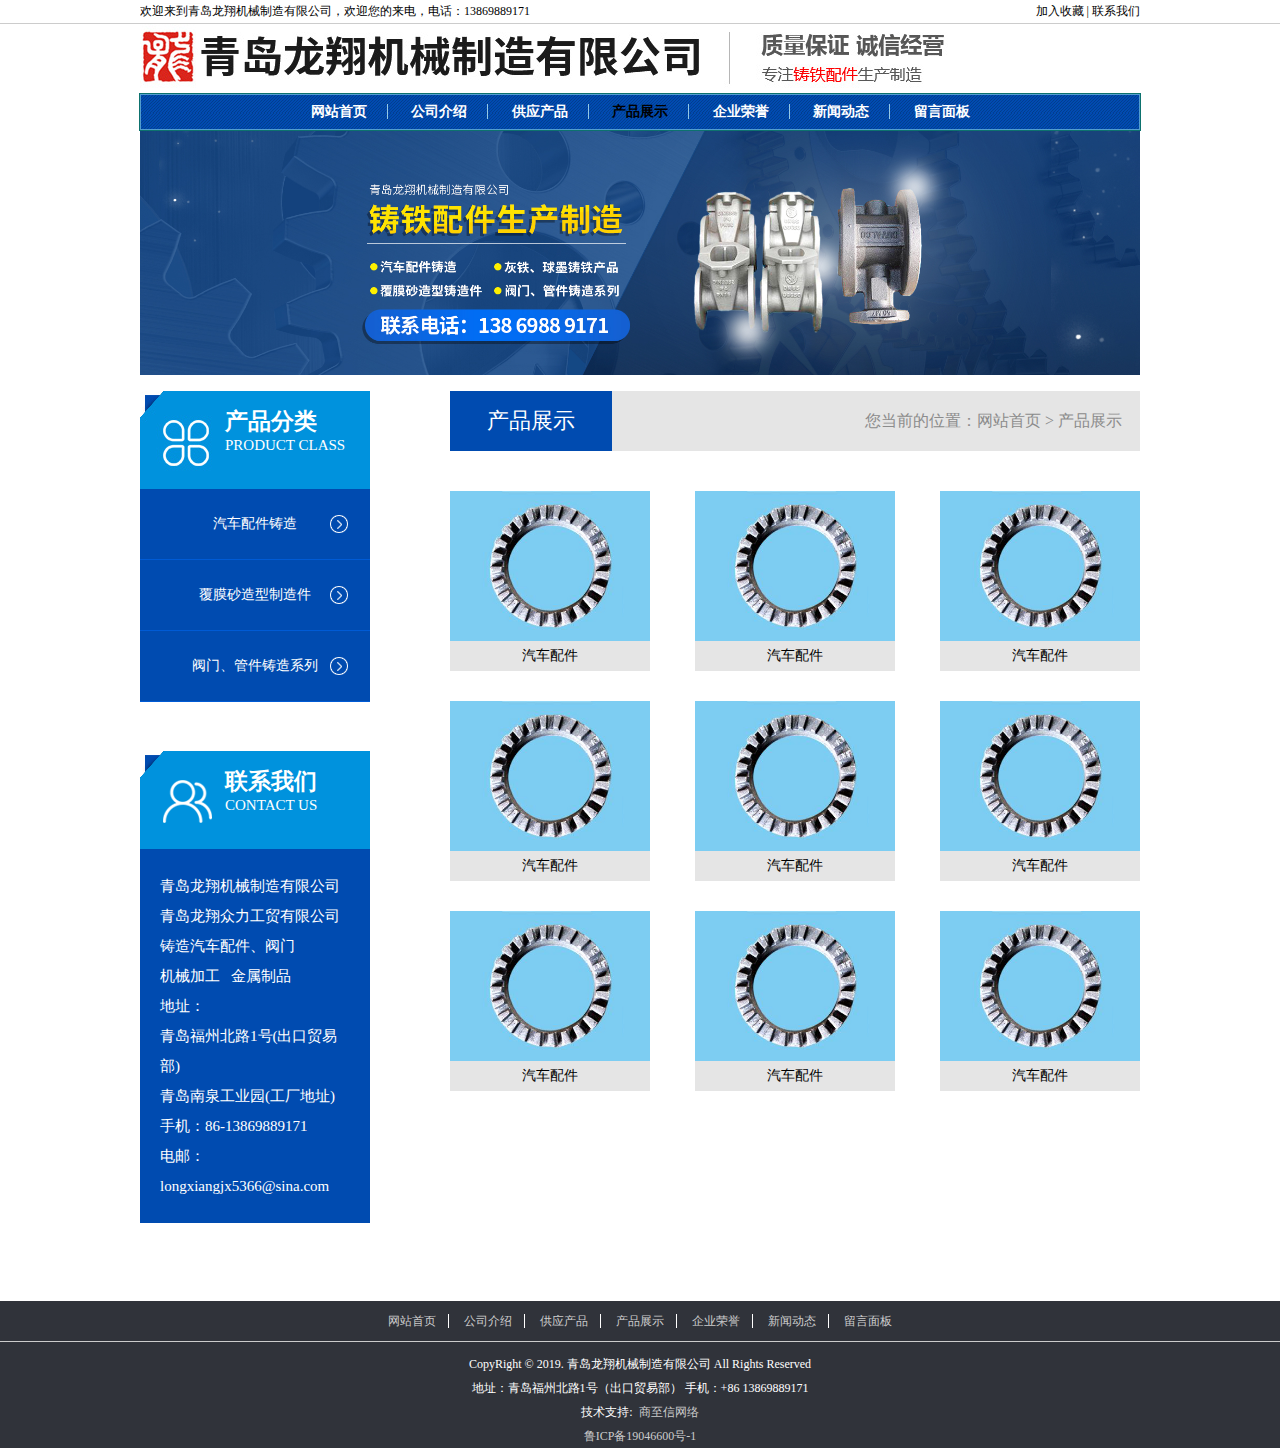
<file: 企业/js/show.html>
<!DOCTYPE html>
<html>
	<head>
		<meta charset="utf-8">
		<title>产品展示-青岛龙翔机械制造有限公司</title>
		<link rel="stylesheet" type="text/css" href="../css/show.css" />
	</head>
	<body>
		<header>
			<div class="head-top">
				<div class="timer">
					<span>欢迎来到青岛龙翔机械制造有限公司，欢迎您的来电，电话：13869889171</span>
					<div class="top-a">
						<a href="#">加入收藏</a>&nbsp;|
						<a href="#">联系我们</a>
					</div>
				</div>
			</div>
			<div class="logo ">
				<img src="../img/logo.jpg">
			</div>
			<div class="nav">
				<ul>
					<li id="web"><a href="index.html">网站首页</a></li>
					<li id="about"><a href="company.html">公司介绍</a></li>
					<li><a href="#">供应产品</a></li>
					<li id="show"><a href="show.html">产品展示</a></li>
					<li><a href="#">企业荣誉</a></li>
					<li><a href="#">新闻动态</a></li>
					<li style="border-right: none;"><a href="name.html" id="names">留言面板</a></li>
				</ul>
			</div>
			<div class="banner">
				<a href="#"><img class="banneres" src="../img/banner1.jpg"></a>
				<a href="#"><img class="banneres none" src="../img/banner2.jpg"></a>
				<a href="#"><img class="banneres none" src="../img/banner3.jpg"></a>
			</div>
			<script src="../css/banners.js"></script>
		</header>
		<div class="backtop" id="backtop" onclick="Top()"><img src="../img/顶部.png"></div>
		<script src="../css/backtop.js"></script>
		<div class="mains">
			<div class="news-nav">
				<div class="news-navl-1">
					<div class="news-navl-1-top">
						<h2>产品分类</h2>
						<p>PRODUCT CLASS</p>
					</div>
					<div class="news-navl-2">
						<ul>
							<li>
								<a href="#">汽车配件铸造</a>
							</li>
							<li>
								<a href="#">覆膜砂造型制造件</a>
							</li>
							<li>
								<a href="#">阀门、管件铸造系列</a>
							</li>
						</ul>
					</div>
				</div>
				<div class="news-navl-3">
					<div class="news-navl-3-top">
						<h2>联系我们</h2>
						<p>CONTACT US</p>
					</div>
					<div class="news-navl-4">
						<p>青岛龙翔机械制造有限公司</p>
						<p>青岛龙翔众力工贸有限公司</p>
						<p>铸造汽车配件、阀门 &nbsp;&nbsp;</p>
						<p>机械加工 &nbsp; 金属制品 &nbsp;</p>
						<p>地址：</p>
						<p>青岛福州北路1号(出口贸易部)</p>
						<p>青岛南泉工业园(工厂地址)</p>
						<p>手机：86-13869889171</p>
						<p>电邮：longxiangjx5366@sina.com</p>
					</div>
				</div>
			</div>
			<div class="news-r">
				<div class="news-r-l">
					产品展示
				</div>
				<div class="place">您当前的位置：网站首页&nbsp;&gt;&nbsp;产品展示</div>
				<div class="show-box">
					<ul>
						<li style="margin-left: 0;">
							<a href="#">
								<div class="show-box1-top"><img src="../img/show01.jpg"></div>
							</a>
							<div class="show-box1-bottom"><a href="#">汽车配件</a></div>
						</li>
						<li>
							<a href="#">
								<div class="show-box1-top"><img src="../img/show01.jpg"></div>
							</a>
							<div class="show-box1-bottom"><a href="#">汽车配件</a></div>
						</li>
						<li>
							<a href="#">
								<div class="show-box1-top"><img src="../img/show01.jpg"></div>
							</a>
							<div class="show-box1-bottom"><a href="#">汽车配件</a></div>
						</li>
						
						<li style="margin-left: 0;">
							<a href="#">
								<div class="show-box1-top"><img src="../img/show01.jpg"></div>
							</a>
							<div class="show-box1-bottom"><a href="#">汽车配件</a></div>
						</li>
						<li>
							<a href="#">
								<div class="show-box1-top"><img src="../img/show01.jpg"></div>
							</a>
							<div class="show-box1-bottom"><a href="#">汽车配件</a></div>
						</li>
						<li>
							<a href="#">
								<div class="show-box1-top"><img src="../img/show01.jpg"></div>
							</a>
							<div class="show-box1-bottom"><a href="#">汽车配件</a></div>
						</li>
						
						<li style="margin-left: 0;">
							<a href="#">
								<div class="show-box1-top"><img src="../img/show01.jpg"></div>
							</a>
							<div class="show-box1-bottom"><a href="#">汽车配件</a></div>
						</li>
						<li>
							<a href="#">
								<div class="show-box1-top"><img src="../img/show01.jpg"></div>
							</a>
							<div class="show-box1-bottom"><a href="#">汽车配件</a></div>
						</li>
						<li>
							<a href="#">
								<div class="show-box1-top"><img src="../img/show01.jpg"></div>
							</a>
							<div class="show-box1-bottom"><a href="#">汽车配件</a></div>
						</li>
					</ul>



				</div>
			</div>
		</div>
		<tfoot>
			<div class="fotter">
				<div class="foot-nav">
					<ul>
						<li><a href="index.html">网站首页</a></li>
						<li><a href="company.html">公司介绍</a></li>
						<li><a href="#">供应产品</a></li>
						<li><a href="show.html">产品展示</a></li>
						<li><a href="#">企业荣誉</a></li>
						<li><a href="#">新闻动态</a></li>
						<li style="border-right: none;"><a href="name.html">留言面板</a></li>
					</ul>
				</div>
				<div class="foot-content">
					<div class="foot-font">
						<p>CopyRight © 2019. 青岛龙翔机械制造有限公司 All Rights Reserved </p>
						<p>地址：青岛福州北路1号（出口贸易部） 手机：+86 13869889171</p>
						<p>技术支持:<a href="#"> &nbsp;商至信网络</a></p>
						<p><a href="#">鲁ICP备19046600号-1</a></p>
					</div>
				</div>
			</div>
		</tfoot>
	</body>
</html>
</file>
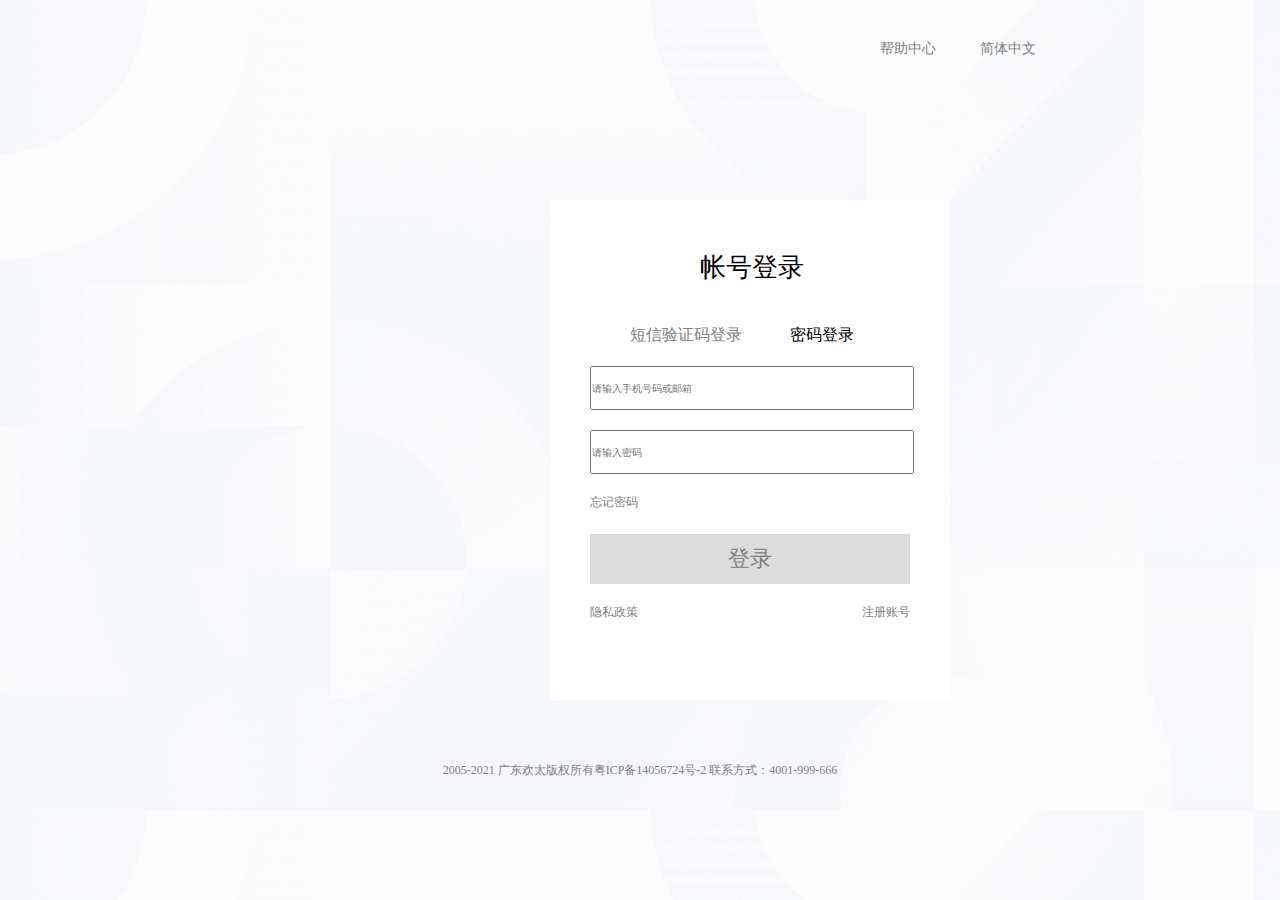
<file: 手机官网/oneplus/login.html>
<!DOCTYPE html>
<html>
	<head>
		<meta charset="utf-8">
		<title>[账号]-登录</title>
		<link rel="stylesheet" type="text/css" href="./login.css"/>
	</head>
	<body>
		<div class="header">
			<div class="title">
				<ul>
				<li>帮助中心</li>
				<li>简体中文</li>
				</ul>
			</div>
		</div>
		<div class="denglu">
			<div class="form">
				<div class="zhanghao">帐号登录</div>
				<ul>
					<li>短信验证码登录</li>
					<li>密码登录</li>
				</ul>
				<input class="user" placeholder="请输入手机号码或邮箱">
				<input class="user" placeholder="请输入密码">
				<div class="wjma">忘记密码</div>
				<div class="dl">登录</div>
				<div class="cs">
					<div class="yinsi">隐私政策</div>
					<div class="zhuce">注册账号</div>
				</div>
			</div>
		</div>
		<div class="footer">2005-2021 广东欢太版权所有粤ICP备14056724号-2 联系方式：4001-999-666</div>
	</body>
</html>
</file>
<file: 企业/css/index.css>
* {
	margin: 0;
	padding: 0;
}

a {
	color: #000000;
	text-decoration: none;
}

a:hover {
	color: #F00;
	text-decoration: underline;
}

a:active {
	color: #d60000;
	text-decoration: underline;
}

img {
	border: 0;
}

body {
	font-size: 12px;
}

.blank {
	height: 5px;
	overflow: hidden;
	width: 100%;
	margin: auto;
	clear: both;
}

.none {
	display: none;
}

.backtop {
	background-color: #539DCF;
	width: 50px;
	height: 50px;
	text-align: center;
	font-size: small;
	line-height: 50px;
	border: 1px solid #999;
	position: fixed;
	right: 0;
	bottom: 160px;
	border-bottom-color: #333;
	border-right-color: #333;
	margin: 5px;
	cursor: pointer;
	display: none;
}

.backtop img {
	width: 100%;
}

.main {
	width: 1000px;
	margin: auto;
	overflow: hidden;
}

.head-top {
	width: 100%;
	background-color: #ffffff;
	height: 23px;
	line-height: 23px;
	border-bottom: #CCCCCC 1px solid;
}

.timer {
	width: 1000px;
	margin: auto;
	overflow: hidden;
}

.top-a {
	float: right;
}

.logo {
	width: 1000px;
	margin: auto;
	overflow: hidden;
}

.nav {
	width: 1000px;
	margin: auto;
	overflow: hidden;
	background: url(../img/head-menu.jpg);
	border: #0d726e 1px solid;
	font-size: 14px;
	font-weight: bold;
}

#web a {
	color: #00005b;
}

.nav ul {
	overflow: hidden;
	border: #539dcf 1px solid;
	text-align: center;
}

.nav li {
	display: inline;
	line-height: 34px;
	border-right: #94C8E6 1px solid;
	list-style-type: none;
	padding: 0 20px;
}

.nav li a {
	color: #ffffff;
}

.nav ul li a:hover {
	color: #00005b;
	text-decoration: none;
}

.banner {
	width: 1000px;
	margin: auto;
	padding-bottom: 2px;
	overflow: hidden;
}

.banner img {
	width: 100%;
	border: 0;
}

.top-img {
	margin: 5px auto;
}

.top-img img {
	display: block;
	border: 0;
}

.news {
	width: 776px;
	float: left;
}

.news h2 {
	font-size: 14px;
	color: #fff;
	background: url(../img/newsbg.png) no-repeat;
	height: 35px;
	line-height: 30px;
	padding-left: 20px;
}

.more {
	float: right;
	font-size: 12px;
	font-weight: normal;
	padding-right: 20px;
}

.more a {
	color: #FFF;
}

.more a:hover {
	color: #F00;
}

.news ul {
	padding-top: 10px;
}

#lunbo {
	width: 300px;
	height: 235px;
	float: left;
	overflow: hidden;
}

#lunbo img {
	width: 300px;
	height: 238px;
}

.center-new {
	width: 460px;
	float: right;
}

.center-new-top {
	height: 80px;
	overflow: hidden;
	border-bottom: #CCC 1px dashed;
}

.center-new-top h3 {
	font-size: 14px;
	text-align: center;
}

.center-new-top p {
	padding-top: 8px;
	line-height: 23px;
	color: #1d1d1d;
}

.center-new-top a {
	color: #F00;
}

.center-new ul li {
	line-height: 27px;
	font-size: 14px;
	padding-left: 10px;
	height: 27px;
	display: block;
	overflow: hidden;
}

.center-new ul {
	padding-bottom: 6px;
	border-bottom: #CCC 1px dashed;
}

.gundong {
	width: 217px;
	height: 280px;
	float: right;
	overflow: hidden;
}

.gundong h2 {
	font-size: 14px;
	color: #fff;
	background: url(../img/annh2.png) no-repeat;
	padding-left: 20px;
	line-height: 27px;
	height: 27px;
}

.gundong h2 a {
	color: #fff;
}

.gundong ul {
	background: #cccccc;
	padding: 10px;
}

.gundong ul li {
	background: url(../img/annli.png) left 10px no-repeat;
	line-height: 24px;
	padding-left: 15px;
}

.add1 {
	width: 1000px;
}

.add1 img {
	width: 100%;
	border: 0;
	display: block;
}

.journalism {
	display: flex;
}

.centers {
	margin: 0 8px;
}

.journalismes {
	width: 326px;
	float: left;
	border: #cccccc 1px solid;
	overflow: hidden;
}

.journalismes h3 {
	height: 30px;
	line-height: 30px;
	padding-left: 20px;
	font-size: 14px;
	color: #000000;
}

.journalismes ul {
	padding: 10px;
}

.journalismes ul li {
	line-height: 24px;
	height: 24px;
	display: block;
	padding-left: 10px;
	white-space: nowrap;
	text-overflow: ellipsis;
	overflow: hidden;
}

.add2 {
	width: 1000px;
}

.add2 img {
	width: 100%;
}

.bottom {
	width: 1000px;
}

.bottom-main {
	width: 764px;
	height: 237px;
	background: url(../img/endnews.png) repeat-x;
	border: #cccccc 1px solid;
	float: left;
	overflow: hidden;
}

.bottom-nav {
	height: 29px;
	line-height: 29px;
	color: #ffffff;
	background: url(../img/endnewsh3.png) no-repeat;
	padding-left: 30px;
	position: relative;
}

.bottom-nav ul {
	height: 29px;
	width: 630px;
	position: absolute;
	left: 130px;
	top: 0px;
	text-align: right;
}

.bottom-nav ul li {
	padding: 0 8px;
	display: inline;
	color: #000000;
	font-weight: normal;
	font-size: 12px;
	border-right: #999999 1px solid;
}

.current a {
	color: red;
}

.content ul {
	display: block;
	padding: 10px;
	overflow: hidden;
}

.content-img {
	width: 230px;
	height: 180px;
	float: left;
}

.content-img img {
	width: 100%;
	display: block;
	padding: 2px;
	border: #CCC 1px solid;
}

.content-news {
	width: 490px;
	float: right;
	overflow: hidden;
}

.content-news ul {
	padding-top: 5px;
}

.content-news ul li {
	height: 26px;
	line-height: 26px;
	list-style-type: none;
	background: url(../img/annli.png) left center no-repeat;
	padding-left: 20px;
}

.content-news ul li span {
	float: right;
	color: #999;
}

.bottom {
	display: flex;
}

.bottom-right {
	background: url(../img/hd_bg.png) repeat-x #ffffff;
	width: 230px;
	height: 242px;
	float: right;
	overflow: hidden;
	border-radius: 5px 5px 0 0;
}

.bottom-right h3 {
	color: #FFF;
	margin-left: 15px;
	line-height: 27px;
}

.bottom-right ul {
	height: 200px;
	background: url(../img/weixin.jpg) right bottom no-repeat;
	padding: 10px 0 0 10px;
	display: flex;
	border: #cccccc 1px solid;
}

.bottom-right ul li {
	height: 43px;
	width: 96px;
	background: linear-gradient(#55ffff, #4164c7ff);
	float: left;
	display: block;
	margin-left: 5px;
	margin-top: 5px;
	text-align: center;
	line-height: 40px;
	border: #55ffff 1px solid;
}

.bottom-right a:hover {
	color: #CCCCCC;
	text-decoration: none;
}

.fotter {
	width: 100%;
	margin: auto;
	background-color: #30333a;
}

.foot-nav {
	line-height: 40px;
	height: 40px;
	overflow: hidden;
	border-bottom: #cccccc 1px solid;
	margin: 10px 0;
	text-align: center;
}

.foot-nav ul li a {
	color: #cccccc;
}

.foot-nav ul li a:hover {
	color: #8f8f8f;
}

.foot-nav ul li {
	display: inline;
	border-right: #fff 1px solid;
	padding: 0 12px;
}

.foot-content {
	text-align: center;
	line-height: 24px;
	width: 1000px;
	margin: 0 auto;
	color: #666;
}

.foot-content p {
	color: #FFFFFF;
	font-size: 12px;
	font-weight: 100;
}

.foot-content a {
	color: #cccccc;
	text-decoration: none;
}

.foot-content a:hover {
	color: #8f8f8f;
	text-decoration: none;
}
</file>
<file: 手机官网/oneplus/index.css>
* {
	margin: 0;
	padding: 0;
}
.header {
	width: 100%;
	height: 70px;
	background-color: white;
	display: flex;
	position: relative;
}
.logo {
	height: 50px;
	margin-top: 17px;
}
.daohang {
	height: 70px;
	position: absolute;
	left: 400px;
	display: flex;
	cursor: pointer;
	color: black;
}
/* 导航条底部变色 */
.daohang div:hover {
	color: red;
	border-bottom: 4px solid red;
}
.wenzi1 {
	text-align: center;
	margin-top: 30px;
	margin-left: 40px;
	font-size: 14px;
}
.logo1 {
	width: 100px;
	position: absolute;
	right: 0;
	top: 10px;
	display: flex;
}
.logo1 a{
	text-decoration: none;
	
}
.logo1 a img {
	width: 36px;
	margin-top: 20px;
	margin-left: 10px;
}
.box1 {
	width: 100%;
	height: 300px;
	background-image: url(../images/bg1.jpg);
	background-size: cover;
	background-position: center;
	position: relative;
}
.wz {
	width: 400px;
	height: 200px;
	position: absolute;
	top: 50px;
	left: 300px;
}
.wenzi2 {
	font-size: 24px;
	margin-top: 10px;
	margin-left: 5px;
	color: #FFFFFF;
}
.wenzi3 {
	width: 270px;
	font-size: 16px;
	margin-top: 10px;
	margin-left: 5px;
	color: #FFFFFF;
}
.wenzi4 {
	width: 100px;
	height: 40px;
	text-align: center;
	line-height: 35px;
	border: 1px solid white;
	font-size: 16px;
	margin-top: 40px;
	margin-left: 20px;
	color: #FFFFFF;
}
.box2 {
	width: 100%;
	height: 600px;
	margin-top: 10px;
	background-image: url(../images/bg2.jpg);
	background-size: cover;
	background-position: center;
	position: relative;
	cursor: pointer;
	transition: all .6s;
}
.wz1 {
	width: 400px;
	height: 150px;
	position: absolute;
	top: 230px;
	left: 300px;
}
.wz2 {
	width: 400px;
	height: 150px;
	position: absolute;
	top: 430px;
	left: 300px;
	display: flex;
}
.wenzi5 {
	width: 200px;
	height: 30px;
	font-size: 16px;
	margin-top: 20px;
	color: #FFFFFF;
}
.wenzi6 {
	width: 500px;
	height: 50px;
	font-size: 34px;
	color: #FFFFFF;
}
.wenzi7 {
	width: 300px;
	height: 50px;
	font-size: 20px;
	margin-top: 10px;
	color: #FFFFFF;
}
.wenzi8 {
	width: 100px;
	height: 40px;
	text-align: center;
	line-height: 35px;
	border: 1px solid white;
	font-size: 16px;
	margin-top: 20px;
	margin-left: 20px;
	color: #FFFFFF;
	background-color: red;
}
.wenzi9 {
	width: 100px;
	height: 40px;
	text-align: center;
	line-height: 35px;
	border: 1px solid white;
	font-size: 16px;
	margin-top: 20px;
	margin-left: 20px;
	color: #FFFFFF;
}
.box3 {
	width: 100%;
	height: 600px;
	margin-top: 10px;
	background-image: url(../images/bg3.jpg);
	background-size: cover;
	background-position: center;
	position: relative;
	cursor: pointer;
}
.wz3 {
	width: 400px;
	height: 150px;
	position: absolute;
	top: 230px;
	left: 300px;
}
.wz4 {
	width: 400px;
	height: 150px;
	position: absolute;
	top: 430px;
	left: 300px;
	display: flex;
}
.box4 {
	width: 100%;
	height: 600px;
	margin-top: 10px;
	background-image: url(../images/bg4.jpg);
	background-size: cover;
	background-position: center;
	position: relative;
	cursor: pointer;
}
.wz5 {
	width: 400px;
	height: 150px;
	position: absolute;
	top: 230px;
	left: 300px;
}
.wz6 {
	width: 400px;
	height: 150px;
	position: absolute;
	top: 430px;
	left: 300px;
	display: flex;
}
.box5 {
	width: 100%;
	height: 600px;
	margin-top: 10px;
	background-image: url(../images/bg5.jpg);
	background-size: cover;
	background-position: center;
	position: relative;
	cursor: pointer;
}
.box6 {
	width: 100%;
	height: 600px;
	margin-top: 10px;
	background-image: url(../images/bg6.png);
	background-size: cover;
	background-position: center;
	position: relative;
	cursor: pointer;
}
.box7 {
	width: 100%;
	height: 600px;
	margin-top: 10px;
	background-image: url(../images/bg7.jpg);
	background-size: cover;
	background-position: center;
	position: relative;
	cursor: pointer;
}
.box8 {
	width: 100%;
	height: 500px;
	margin-top: 10px;
	background-color: white;
	display: flex;
}
.box8-1 {
	width: 49%;
	height: 500px;
	background-image: url(../images/bg8.jpg);
	background-size: cover;
	background-position-x: 70%;
	position: relative;
	cursor: pointer;
	transition: all .6s;
}
.box8-2 {
	width: 49%;
	height: 500px;
	background-image: url(../images/bg9.jpg);
	background-size: cover;
	background-position-x: 70%;
	margin-left: 2%;
	position: relative;
	cursor: pointer;
	transition: all .6s;
}
.wz7 {
	width: 400px;
	height: 150px;
	position: absolute;
	top: 100px;
	left: 300px;
	color: white;
}
.wz8 {
	width: 400px;
	height: 150px;
	position: absolute;
	top: 100px;
	left: 300px;
	color: white;
}
.wenzi10 {
	width: 300px;
	height: 40px;
	font-size: 22px;
	margin-left: 15px;
}
.wenzi11 {
	width: 200px;
	height: 40px;
	font-size: 16px;
	text-align: center;
}
.wenzi12 {
	width: 200px;
	height: 40px;
	font-size: 16px;
	text-decoration: underline;
	text-align: center;
	margin-top: 15px;
}
.box9 {
	width: 100%;
	height: 500px;
	margin-top: 10px;
	background-color: white;
	display: flex;
}
.box9-1 {
	width: 49%;
	height: 500px;
	background-image: url(../images/bg10.png);
	background-size: cover;
	background-position-x: 70%;
	position: relative;
	cursor: pointer;
	transition: all .6s;
}
.box9-2 {
	width: 49%;
	height: 500px;
	background-image: url(../images/bg11.png);
	background-size: cover;
	background-position-x: 45%;
	margin-left: 2%;
	position: relative;
	cursor: pointer;
	transition: all .6s;
}
.wz9 {
	width: 400px;
	height: 150px;
	position: absolute;
	top: 100px;
	left: 300px;
	color: black;
}
.wz10 {
	width: 400px;
	height: 150px;
	position: absolute;
	top: 100px;
	left: 300px;
	color: black;
}
.box9-1 div div:nth-child(1) {
	margin-left: 45px;
}
.box9-1 div div:nth-child(2) {
	width: 250px;
}
/* nth-child(n) 选择器匹配属于其父元素的第 N 个子元素，不论元素的类型。 */
.box9-1 div div:nth-child(3) {
	margin-top: -10px;
}
.box10 {
	width: 100%;
	height: 150px;
	background-color: white;
	display: flex;
	margin-top: 40px;
}
.box10-1 {
	width: 25%;
	height: 80px;
	text-align: center;
	margin-top: 20px;
	margin-left: 120px;
	cursor: pointer;
}
.box10-2 {
	width: 25%;
	height: 80px;
	text-align: center;
	margin-top: 20px;
	margin-right: 10px;
	cursor: pointer;
}
.box10-3 {
	width: 25%;
	height: 80px;
	text-align: center;
	margin-top: 20px;
	margin-right: 50px;
	cursor: pointer;
}
.box10-4 {
	width: 25%;
	height: 80px;
	text-align: center;
	margin-top: 20px;
	margin-right: 120px;
	cursor: pointer;
}
.wenzi13 {
	padding: 20px;
}
.box11 {
	width: 100%;
	height: 500px;
	background-color: white;
	display: flex;
	position: relative;
	border-top: 2px solid gray;
}
.oneplus {
	position: absolute;
	top: 50px;
}
.oneplus1 {
	left: 100px;
}
.oneplus li {
	font-size: 16px;
	color: gray;
	list-style: none;
	background-color: white;
	padding: 20px;
	cursor: pointer;
}
.oneplus li:nth-child(1) {
	color: #000000;
}
.oneplus2 {
	left: 350px;
}
.oneplus3 {
	left: 650px;
}
.oneplus4 {
	left: 950px;
}
.box11 li:hover{
	color: #000000;
}
.box12 {
	width: 100%;
	height: 60px;
	overflow: hidden;
	display: flex;
	position: relative;
}
.box12-1 {
	width: 200px;
	height: 30px;
	background-color: white;
	margin-left: 100px;
	margin-top: 10px;
	display: flex;
}
.wenzi14 {
	font-size: 14px;
	color: #000000;
}
.wenzi15 {
	font-size: 14px;
	color: #0099cc;
	cursor: pointer;
}
.box12-2 {
	width: 700px;
	height: 50px;
	margin-top: 5px;
	position: absolute;
	right: 50px;
	display: flex;
}
.tupian1 {
	width: 300px;
	height: 48px;
	margin-left: 100px;
	display: flex;
}
.tupian1 img {
	display: block;
	height: 40px;
	margin-left: 5px;
}
.shuzi {
	margin-top: 10px;
	font-size: 16px;
	color: #0099cc;
	cursor: pointer;
}
.time {
	width: 220px;
	height: 48px;
}
.time1 {
	font-size: 14px;
	color: #222;
	margin-top: 13px;
}
.tubiao {
	display: flex;
}
.tupian2 {
	width: 50px;
	height: 48px;
	margin-right: 10px;
	display: flex;
	cursor: pointer;
}
.footer {
	width: 100%;
	height: 150px;
	overflow: hidden;
	border-top: 2px solid gray;
	position: relative;
	color: #999;
}
.footer1 {
	width: 300px;
	height: 50px;
	background-color: #FFFFFF;
	margin-top: 20px;
	margin-left: 100px;
	display: flex;
	cursor: pointer;
}
.footer1 img {
	display: block;
	width: 35px;
	height: 35px;
	margin-top: 7px;
	margin-left: 10px;
}
.f1 {
	width: 250px;
	height: 12px;
	margin-top: 15px;
	margin-left: 10px;
	font-size: 16px;
}
.footer2 {
	width: 380px;
	height: 50px;
	background-color: white;
	margin-top: 10px;
	margin-left: 100px;
	overflow: hidden;
	position: relative;
}
.footer2 img {
	display: block;
	width: 20px;
	height: 20px;
	margin-top: 15px;
	margin-left: 10px;
	cursor: pointer;
}
.f2 {
	width: 350px;
	height: 8px;
	margin-top: 3px;
	margin-left: 10px;
	font-size: 12px;
	color: #999;
}
.f3 {
	width: 350px;
	height: 30px;
	margin-left: 40px;
	font-size: 12px;
	color: #999;
	position: absolute;
	top: 25px;
	cursor: pointer;
}
.f3:hover {
	color: #000000;
}
.footer3 {
	width: 500px;
	height: 16px;
	position: absolute;
	right: 10px;
	top: 30px;
}
.footer3 ul {
	display: flex;
	list-style: none;
}
.footer3 ul li {
	padding: 0 5px;
	font-size: 12px;
	cursor: pointer;
}
.footer4 {
	width: 200px;
	height: 16px;
	position: absolute;
	right: 20px;
	top: 90px;
}
.f4 img {
	width: 150px;
	cursor: pointer;
}
/* 图片变大 */
.box8-1:hover {
	transform: scale(1.1);
	filter: invert(15%);
	z-index: 99;
}
.box8-2:hover {
	transform: scale(1.1);
	filter: invert(15%);
	z-index: 99;
}
.box9-1:hover {
	transform: scale(1.1);
	z-index: 99;
}
.box9-2:hover {
	transform: scale(1.1);
	z-index: 99;
}
/* 按钮回弹 */
.wenzi4:active {
	user-select: none;
	transition: transform ease-in-out .4s;
	transform: scale(.5);
}
.wenzi8:active {
	user-select: none;
	transition: transform ease-in-out .4s;
	transform: scale(.5);
}
.wenzi9:active {
	user-select: none;
	transition: transform ease-in-out .4s;
	transform: scale(.5);
}
.box2:hover {
	filter: invert(10%);
}
.box3:hover {
	filter: invert(10%);
}
.box4:hover {
	filter: invert(10%);
}
.box5:hover {
	filter: invert(10%);
}
.box6:hover {
	filter: invert(10%);
}
.box7:hover {
	filter: invert(10%);
}
</file>
<file: 企业/css/company.css>
* {
	margin: 0;
	padding: 0;
}
/* 主体 */
a {
	color: #000000;
	text-decoration: none;
}

a:hover {
	color: #F00;
	text-decoration: underline;
}

a:active {
	color: #d60000;
	text-decoration: underline;
}

img {
	border: 0;
}

.none {
	display: none;
}

body {
	font-size: 12px;
}

.blank {
	height: 5px;
	overflow: hidden;
	width: 100%;
	margin: auto;
	clear: both;
}

.main {
	width: 1000px;
	margin: auto;
	overflow: hidden;
}

.head-top {
	width: 100%;
	background-color: #ffffff;
	height: 23px;
	line-height: 23px;
	border-bottom: #CCCCCC 1px solid;
}

.timer {
	width: 1000px;
	margin: auto;
	overflow: hidden;
}

.top-a {
	float: right;
}
.top-a a{
	color: #000000;
}

.logo {
	width: 1000px;
	margin: auto;
	overflow: hidden;
}

.nav {
	width: 1000px;
	margin: auto;
	overflow: hidden;
	background: url(../img/head-menu.jpg);
	border: #0d726e 1px solid;
	font-size: 14px;
	font-weight: bold;
}

.nav ul {
	overflow: hidden;
	border: #539dcf 1px solid;
	text-align: center;
}

.nav li {
	display: inline;
	line-height: 34px;
	border-right: #94C8E6 1px solid;
	padding: 0 20px;
}

.nav li a {
	color: #ffffff;
}

.nav ul li a:hover {
	color: #00005b;
	text-decoration: none;
}

.banner {
	width: 1000px;
	margin: auto;
	padding-bottom: 2px;
	overflow: hidden;
}

.banner img {
	width: 100%;
	border: 0;
}

.fotter {
	width: 100%;
	margin: 0 auto;
	background-color: #30333a;
}

.foot-nav {
	line-height: 40px;
	height: 40px;
	overflow: hidden;
	border-bottom: #cccccc 1px solid;
	margin: 10px 0;
	text-align: center;
}

.foot-nav ul li a {
	color: #cccccc;
}

.foot-nav ul li a:hover {
	color: #8f8f8f;
}

.foot-nav ul li {
	display: inline;
	border-right: #fff 1px solid;
	padding: 0 12px;
}

.foot-content {
	text-align: center;
	line-height: 24px;
	width: 1000px;
	margin: 0 auto;
	color: #666;
}

.foot-content p {
	color: #FFFFFF;
	font-size: 12px;
	font-weight: 100;
}

.foot-content a {
	color: #cccccc;
	text-decoration: none;
}

.foot-content a:hover {
	color: #8f8f8f;
	text-decoration: none;
}

.backtop{
	background-color: #539DCF;
	width: 50px;
	height: 50px;
	text-align: center;
	font-size: small;
	line-height: 50px;
	border: 1px solid #999;
	position: fixed;
	right: 0;
	bottom: 160px;
	border-bottom-color: #333;
	border-right-color: #333;
	margin: 5px;
	cursor: pointer;
	display: none
}
.backtop img{
	width: 100%;
}


/* company */
#about a{
	color: #000000;
} 
#tbody {
	width: 100%;
}

.company-news {
	width: 1000px;
	height: 1000px;
	margin: 0 auto;
	margin-top: 10px;
}

.news-nav {
	width: 230px;
	height: 500px;
	float: left;
	margin-right: 53px;
}

.news-navl-1 {
	width: 100%;
	height: 100px;
	float: left;
	background: url(../img/index-class-top.jpg) left center no-repeat;
}

.news-navl-1-top {
	font-weight: 400;
	font-size: 15px;
	text-indent: 85px;
	color: #fff;
	margin-top: 15px;
}

.news-navl-2 ul {
	list-style-type: none;
	text-align: center;
	height: 228px;
	margin-top: 35px;
}

.news-navl-2 ul li {
	display: block;
	height: 70px;
	line-height: 70px;
	border-bottom: 1px solid #005bd5;
	background: url(../img/company-newsl.png) 190px center no-repeat #004bb0;
}

.news-navl-2 ul li a {
	color: #FFFFFF;
	font-size: 14px;
	text-decoration: none;
}

.news-navl-2 a:hover {
	text-decoration: underline;
}

.news-navl-3 {
	width: 100%;
	height: 100px;
	margin-top: 260px;
	float: left;
	background: url(../img/contact.png) left center no-repeat;
}

.news-navl-3-top {
	font-weight: 400;
	font-size: 15px;
	text-indent: 85px;
	color: #fff;
	margin-top: 15px;
}

.news-navl-4 {
	float: left;
	width: 190px;
	margin-top: 35px;
	background: #004bb0;
	padding: 22px 20px;
	color: #fff;
	font-size: 15px;
	line-height: 30px;
}
.news-main{
	width: 690px;
	height: 800px;
	float: right;
}

.news-main-top {
	width: 690px;
	height: 60px;
	float: right;
	background-color: #e5e5e5;
}

.companynews {
	width: 162px;
	height: 60px;
	background-color: #004BB0;
	font-size: 22px;
	line-height: 60px;
	text-align: center;
	color: #FFFFFF
}

.place {
	height: 60px;
	float: right;
	font-size: 16px;
	margin-top: -60px;
	margin-right: 18px;
	color: #8c8c8c;
	line-height: 60px;
	text-align: center;
}
.cnews{
	float: left;
	width: 100%;
	line-height: 45px;
	font-size: 16px;
}
.cnews p{
	margin: 0 16px ;
}
</file>
<file: 企业/css/name.css>
* {
	margin: 0;
	padding: 0;
}

/* 主体 */
a {
	color: #000000;
	text-decoration: none;
}

a:hover {
	color: #F00;
	text-decoration: underline;
}

a:active {
	color: #d60000;
	text-decoration: underline;
}

img {
	border: 0;
}

.none {
	display: none;
}

body {
	font-size: 12px;
}


.blank {
	height: 5px;
	overflow: hidden;
	width: 100%;
	margin: auto;
	clear: both;
}

.main {
	width: 1000px;
	margin: auto;
	overflow: hidden;
}

.head-top {
	width: 100%;
	background-color: #ffffff;
	height: 23px;
	line-height: 23px;
	border-bottom: #CCCCCC 1px solid;
}

.timer {
	width: 1000px;
	margin: auto;
	overflow: hidden;
}

.top-a {
	float: right;
}

.top-a a {
	color: #000000;
}

.logo {
	width: 1000px;
	margin: auto;
	overflow: hidden;
}

.nav {
	width: 1000px;
	margin: auto;
	overflow: hidden;
	background: url(../img/head-menu.jpg);
	border: #0d726e 1px solid;
	font-size: 14px;
	font-weight: bold;
}

.nav ul {
	overflow: hidden;
	border: #539dcf 1px solid;
	text-align: center;
}

.nav li {
	display: inline;
	line-height: 34px;
	border-right: #94C8E6 1px solid;
	padding: 0 20px;
}

.nav li a {
	color: #ffffff;
}

.nav ul li a:hover {
	color: #00005b;
	text-decoration: none;
}

.banner {
	width: 1000px;
	margin: auto;
	padding-bottom: 2px;
	overflow: hidden;
}

.banner img {
	width: 100%;
	border: 0;
}

.fotter {
	width: 100%;
	margin: 0 auto;
	background-color: #30333a;
}

.foot-nav {
	line-height: 40px;
	height: 40px;
	overflow: hidden;
	border-bottom: #cccccc 1px solid;
	margin: 10px 0;
	text-align: center;
}

.foot-nav ul li a {
	color: #cccccc;
}

.foot-nav ul li a:hover {
	color: #8f8f8f;
}

.foot-nav ul li {
	display: inline;
	border-right: #fff 1px solid;
	padding: 0 12px;
}

.foot-content {
	text-align: center;
	line-height: 24px;
	width: 1000px;
	margin: 0 auto;
	color: #666;
}

.foot-content p {
	color: #FFFFFF;
	font-size: 12px;
	font-weight: 100;
}

.foot-content a {
	color: #cccccc;
	text-decoration: none;
}

.foot-content a:hover {
	color: #8f8f8f;
	text-decoration: none;
}


.news-nav {
	width: 230px;
	height: 500px;
	float: left;
	margin-right: 53px;
}

.news-navl-1 {
	width: 100%;
	height: 100px;
	float: left;
	background: url(../img/index-class-top.jpg) left center no-repeat;
}

.news-navl-1-top {
	font-weight: 400;
	font-size: 15px;
	text-indent: 85px;
	color: #fff;
	margin-top: 15px;
}

.news-navl-2 ul {
	list-style-type: none;
	text-align: center;
	height: 228px;
	margin-top: 35px;
}

.news-navl-2 ul li {
	display: block;
	height: 70px;
	line-height: 70px;
	border-bottom: 1px solid #005bd5;
	background: url(../img/company-newsl.png) 190px center no-repeat #004bb0;
}

.news-navl-2 ul li a {
	color: #FFFFFF;
	font-size: 14px;
	text-decoration: none;
}

.news-navl-2 a:hover {
	text-decoration: underline;
}

.news-navl-3 {
	width: 100%;
	height: 100px;
	margin-top: 260px;
	float: left;
	background: url(../img/contact.png) left center no-repeat;
}

.news-navl-3-top {
	font-weight: 400;
	font-size: 15px;
	text-indent: 85px;
	color: #fff;
	margin-top: 15px;
}

.news-navl-4 {
	float: left;
	width: 190px;
	margin-top: 35px;
	background: #004bb0;
	padding: 22px 20px;
	color: #fff;
	font-size: 15px;
	line-height: 30px;
}

.mains {
	width: 1000px;
	height: 900px;
	margin: 0 auto;
	margin-top: 10px;
}

.news-r {
	height: 60px;
	width: 690px;
	background-color: #E5E5E5;
	float: right;
}

.news-r-l {
	width: 162px;
	height: 60px;
	background-color: #004BB0;
	font-size: 22px;
	line-height: 60px;
	text-align: center;
	color: #FFFFFF
}

.place {
	height: 60px;
	float: right;
	font-size: 16px;
	margin-top: -60px;
	margin-right: 18px;
	color: #8c8c8c;
	line-height: 60px;
	text-align: center;
}

.backtop{
	width: 50px;
	height: 50px;
	background-color: #539DCF;
	text-align: center;
	font-size: small;
	line-height: 50px;
	position: fixed;
	right: 0;
	bottom: 160px;
	margin: 5px;
	border: 1px solid #999;
	border-bottom-color: #333;
	border-right-color: #333;
	cursor: pointer;
	display: none
}
.backtop img{
	width: 100%;
}
/* name */
.mainsr {
	width: 100px;
	display: block;
	float: right;
	margin-right: 10px;
	margin-top: 5px;
	padding-bottom: 5px;
	font-size: 14px;
	font-weight: bold;
	color: #6c6c6c;
}
#names{
	color: #000000;
}

#text1 {
	width: 400px;
	height: 24px;
	padding: 8px 9px;
	margin-bottom: 12px;
	color: #8F8F8F;
	font-size: 13px;
	border-radius: 2px;
	border: 1px solid #e0e0e0;
}

table{
	border: none;
}
span {
	color: #cc1417;
}

#forms {
	display: block;
	margin-top: 80px;
}
#text-bottom{
	max-width:520px;
	max-height:400px;
	min-width: 50px;
	min-height: 80px;
	border-radius: 2px;
	border: 1px solid #e0e0e0;
}
#buttons{
	width: 100px;
	height: 32px;
	font-size: 16px;
	font-weight: 600;
	color: #FFFFFF;
	background-color: #004BB0;
	cursor: pointer;
}
</file>
<file: 企业/css/show.css>
* {
	margin: 0;
	padding: 0;
}

/* 主体 */
a {
	color: #000000;
	text-decoration: none;
}

a:active {
	color: #d60000;
	text-decoration: underline;
}

img {
	border: 0;
}

.none {
	display: none;
}

body {
	font-size: 12px;
}


.blank {
	height: 5px;
	overflow: hidden;
	width: 100%;
	margin: auto;
	clear: both;
}

.main {
	width: 1000px;
	margin: auto;
	overflow: hidden;
}

.head-top {
	width: 100%;
	background-color: #ffffff;
	height: 23px;
	line-height: 23px;
	border-bottom: #CCCCCC 1px solid;
}

.timer {
	width: 1000px;
	margin: auto;
	overflow: hidden;
}

.top-a {
	float: right;
}

.top-a a {
	color: #000000;
}

.logo {
	width: 1000px;
	margin: auto;
	overflow: hidden;
}

.nav {
	width: 1000px;
	margin: auto;
	overflow: hidden;
	background: url(../img/head-menu.jpg);
	border: #0d726e 1px solid;
	font-size: 14px;
	font-weight: bold;
}

.nav ul {
	overflow: hidden;
	border: #539dcf 1px solid;
	text-align: center;
}

.nav li {
	display: inline;
	line-height: 34px;
	border-right: #94C8E6 1px solid;
	padding: 0 20px;
}

.nav li a {
	color: #ffffff;
}

.nav ul li a:hover {
	color: #00005b;
	text-decoration: none;
}

.banner {
	width: 1000px;
	margin: auto;
	padding-bottom: 2px;
	overflow: hidden;
}

.banner img {
	width: 100%;
	border: 0;
}

.fotter {
	width: 100%;
	margin: 0 auto;
	background-color: #30333a;
}

.foot-nav {
	line-height: 40px;
	height: 40px;
	overflow: hidden;
	border-bottom: #cccccc 1px solid;
	margin: 10px 0;
	text-align: center;
}

.foot-nav ul li a {
	color: #cccccc;
}

.foot-nav ul li a:hover {
	color: #8f8f8f;
}

.foot-nav ul li {
	display: inline;
	border-right: #fff 1px solid;
	padding: 0 12px;
}

.foot-content {
	text-align: center;
	line-height: 24px;
	width: 1000px;
	margin: 0 auto;
	color: #666;
}

.foot-content p {
	color: #FFFFFF;
	font-size: 12px;
	font-weight: 100;
}

.foot-content a {
	color: #cccccc;
	text-decoration: none;
}

.foot-content a:hover {
	color: #8f8f8f;
	text-decoration: none;
}


.news-nav {
	width: 230px;
	height: 500px;
	float: left;
	margin-right: 53px;
}

.news-navl-1 {
	width: 100%;
	height: 100px;
	float: left;
	background: url(../img/index-class-top.jpg) left center no-repeat;
}

.news-navl-1-top {
	font-weight: 400;
	font-size: 15px;
	text-indent: 85px;
	color: #fff;
	margin-top: 15px;
}

.news-navl-2 ul {
	list-style-type: none;
	text-align: center;
	height: 228px;
	margin-top: 35px;
}

.news-navl-2 ul li {
	display: block;
	height: 70px;
	line-height: 70px;
	border-bottom: 1px solid #005bd5;
	background: url(../img/company-newsl.png) 190px center no-repeat #004bb0;
}

.news-navl-2 ul li a {
	color: #FFFFFF;
	font-size: 14px;
	text-decoration: none;
}

.news-navl-2 a:hover {
	text-decoration: underline;
}

.news-navl-3 {
	width: 100%;
	height: 100px;
	margin-top: 260px;
	float: left;
	background: url(../img/contact.png) left center no-repeat;
}

.news-navl-3-top {
	font-weight: 400;
	font-size: 15px;
	text-indent: 85px;
	color: #fff;
	margin-top: 15px;
}

.news-navl-4 {
	float: left;
	width: 190px;
	margin-top: 35px;
	background: #004bb0;
	padding: 22px 20px;
	color: #fff;
	font-size: 15px;
	line-height: 30px;
}

.mains {
	width: 1000px;
	height: 900px;
	margin: 0 auto;
	margin-top: 10px;
}

.news-r {
	height: 60px;
	width: 690px;
	background-color: #E5E5E5;
	float: right;
}

.news-r-l {
	width: 162px;
	height: 60px;
	background-color: #004BB0;
	font-size: 22px;
	line-height: 60px;
	text-align: center;
	color: #FFFFFF
}

.place {
	height: 60px;
	float: right;
	font-size: 16px;
	margin-top: -60px;
	margin-right: 18px;
	color: #8c8c8c;
	line-height: 60px;
	text-align: center;
}

.backtop{
	width: 50px;
	height: 50px;
	background-color: #539DCF;
	text-align: center;
	font-size: small;
	line-height: 50px;
	position: fixed;
	right: 0;
	bottom: 160px;
	margin: 5px;
	border: 1px solid #999;
	border-bottom-color: #333;
	border-right-color: #333;
	cursor: pointer;
	display: none
}
.backtop img{
	width: 100%;
}




/* show*/
.mainsr {
	width: 100px;
	display: block;
	float: right;
	margin-right: 10px;
	margin-top: 5px;
	padding-bottom: 5px;
	font-size: 14px;
	font-weight: bold;
	color: #6c6c6c;
}
#show a{
	color: #000000;
	text-decoration: none;
}
.show-box{
	width: 690px;
	height: 700px;
	float: right;
	margin-top: 40px;
}
.show-box ul li {
	display: block;
	list-style-type: none;
	float: left;
	margin-left: 45px;
	
}
.show-box1-top{
	width: 200px;
	height: 180px;
}
.show-box1-top img{
	border: none;
	width: 100%;
}
.show-box1-bottom {
	width: 200px;
	background-color: #E5E5E5;
	line-height: 30px;
	font-size: 14px;
	text-align: center;
	display: inline-block;
	position:relative;
	top: -30px;
}
.show-box1-bottom a{
	display:block;
	color: #000000;
}
.show-box1-bottom a:hover{
	display: block;
	background-color: #539DCF;
	color: #ffffff;
}
</file>
<file: 手机官网/oneplus/login.css>
*{
	margin: 0;
	padding: 0;
}
body{
	background-image: url(../images/bgg.png);
	background-size: cover;
	background-position: center;
}
.header{
	width: 100%;
	height: 100px;
	position: relative;
}
.title{
	width: 200px;
	height: 60px;
	margin-top: 40px;
	position: absolute;
	right: 200px;
}
.title ul{
	display: flex;
	position: relative;
	cursor: pointer;
}
.title li:nth-child(2){
	position: absolute;
	left: 100px;
}
.title li{
	font-size: 14px;
	color: #7f7f7f;
	list-style: none;
}
.denglu{
	width: 100%;
	height: 630px;
	position: relative;
}
.form{
	width: 400px;
	height: 500px;
	background-color: white;
	position: absolute;
	bottom: 30px;
	left: 550px;
}
.zhanghao{
	margin-top: 50px;
	margin-left: 150px;
	font-size: 26px;	
}
.form ul{
	list-style: none;
	display: flex;
	margin-top: 40px;
	margin-left: 80px;
	position: relative;
	color: gray;
	cursor: pointer;
}
.form li:nth-child(2){
	position: absolute;
	left: 160px;
	color: #000000;
}
.form li:nth-child(2):hover {
	border-bottom: 2px solid red;
}
.user{
	display: block;
	width: 320px;
	height: 40px;
	margin-left: 40px;
	margin-top: 20px;
	font-size: 10px;
}
.wjma{
	width: 320px;
	height: 40px;
	margin-left: 40px;
	margin-top: 20px;
	font-size: 12px;
	color: gray;
	cursor: pointer;
}
.dl{
	width: 320px;
	height: 50px;
	background-color: gainsboro;
	font-size: 22px;
	text-align: center;
	color: gray;
	margin-left: 40px;
	line-height: 50px;
	cursor: not-allowed;
}
.cs{
	width: 320px;
	height: 20px;
	margin-left: 40px;
	margin-top: 20px;
	display: flex;
}
.yinsi{
	width: 160px;
	height: 20px;
	font-size: 12px;
	color: gray;
	cursor: pointer;
	text-align: left;
}
.zhuce{
	width: 160px;
	height: 20px;
	font-size: 12px;
	color: gray;
	cursor: pointer;
	text-align: right;
}
.footer{
	height: 80px;
	font-size: 12px;
	color: grey;
	text-align: center;
	line-height: 80px;
}
</file>
